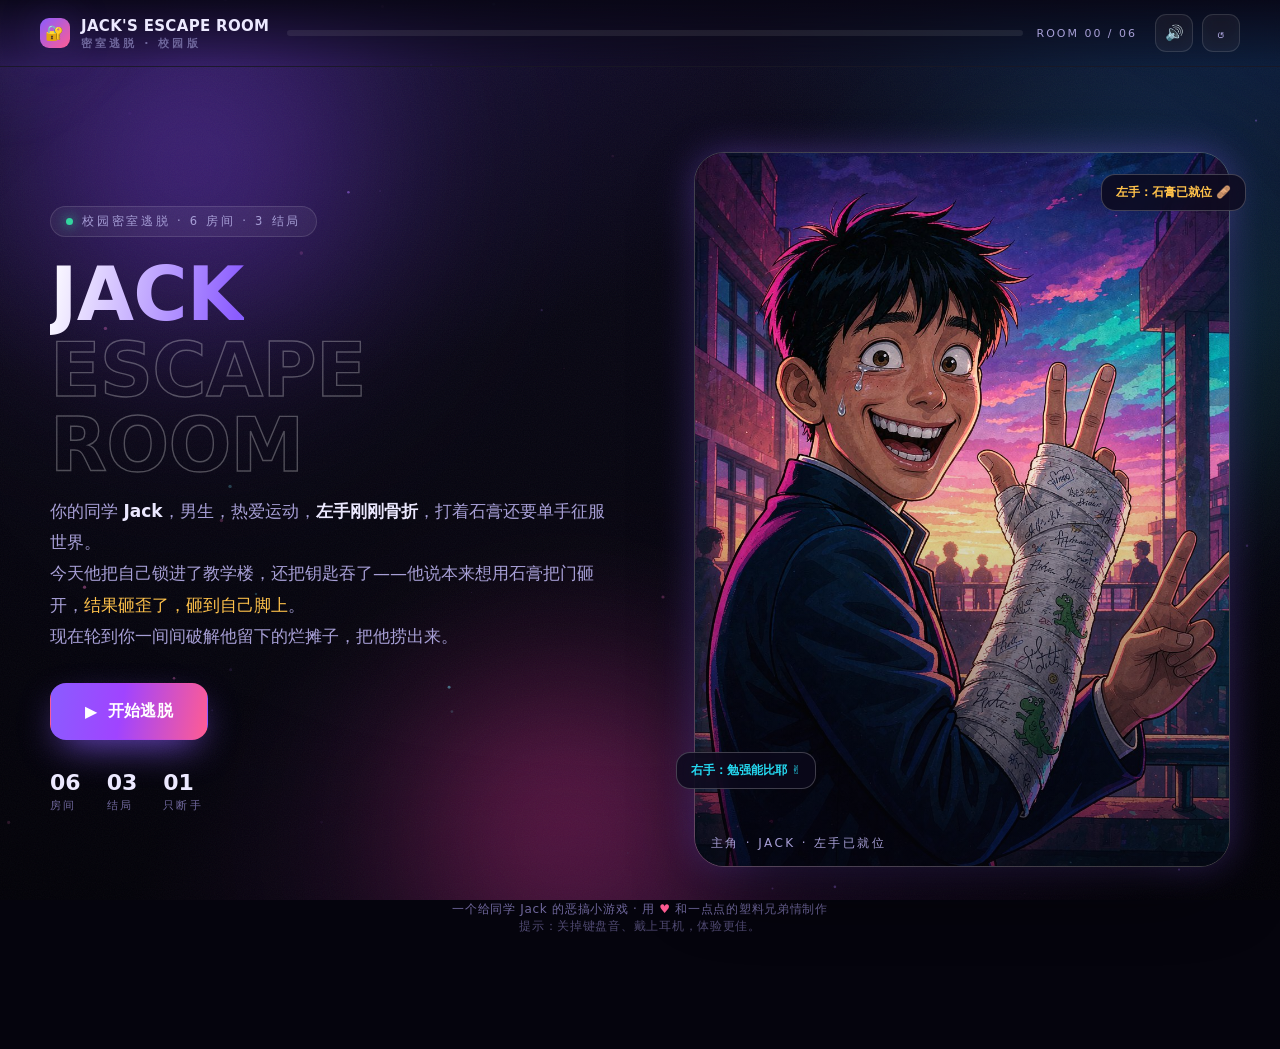
<file: index.html>
<!DOCTYPE html>
<html lang="zh-CN">
<head>
<meta charset="UTF-8">
<meta name="viewport" content="width=device-width, initial-scale=1.0">
<title>JACK'S ESCAPE ROOM · 密室逃脱</title>
<meta name="description" content="一个关于同学 Jack 的校园密室逃脱小游戏。">
<link rel="stylesheet" href="assets/css/style.css">
<style>.veil{position:fixed;inset:0;z-index:9999;display:grid;place-items:center;background:#06050e}</style>
</head>
<body data-base="">

<div class="bg-wrap"><div class="blob b1"></div><div class="blob b2"></div><div class="blob b3"></div></div>
<canvas id="stars"></canvas>
<div class="grain"></div>
<div class="vignette"></div>
<div class="cursor-glow"></div>

<div class="veil" id="veil">
  <div class="veil-inner">
    <div class="veil-ring"></div>
    <div class="veil-text">LOADING</div>
    <div class="veil-sub">JACK'S ESCAPE ROOM</div>
  </div>
</div>

<header class="topbar">
  <div class="brand">
    <div class="mark">🔐</div>
    <div><b>JACK'S ESCAPE ROOM</b><span>密室逃脱 · 校园版</span></div>
  </div>
  <div class="progress">
    <div class="progress-track"><div class="progress-fill" id="progressFill"></div></div>
    <div class="progress-label" id="progressLabel">ROOM 00 / 06</div>
  </div>
  <div class="tools">
    <button class="icon-btn" id="soundBtn" title="音效开关">🔊</button>
    <button class="icon-btn" id="resetBtn" title="清空进度">↺</button>
  </div>
</header>

<main class="wrap stage">
  <section class="hero">
    <div class="hero-copy">
      <span class="chip"><span class="dot"></span>校园密室逃脱 · 6 房间 · 3 结局</span>
      <h1 class="title"><span class="grad">JACK</span><span class="stroke">ESCAPE ROOM</span></h1>
      <p class="lede">
        你的同学 <b>Jack</b>，男生，热爱运动，<b>左手刚刚骨折</b>，打着石膏还要单手征服世界。<br>
        今天他把自己锁进了教学楼，还把钥匙吞了——他说本来想用石膏把门砸开，<span class="roast">结果砸歪了，砸到自己脚上</span>。<br>
        现在轮到你一间间破解他留下的烂摊子，把他捞出来。
      </p>
      <div class="hero-cta">
        <button class="btn primary lg" id="startBtn" data-nav="room1.html" data-nav-label="ROOM 01">
          <span class="ic">▶</span> 开始逃脱
        </button>
        <button class="btn ghost lg hidden" id="continueBtn" data-nav="room1.html" data-nav-label="继续">
          <span class="ic">↻</span> 继续上次
        </button>
      </div>
      <div class="hero-meta">
        <div class="m"><b>06</b><span>房间</span></div>
        <div class="m"><b>03</b><span>结局</span></div>
        <div class="m"><b>01</b><span>只断手</span></div>
        <div class="m"><b id="continueInfo" style="font-size:12px;font-weight:600;color:var(--ink-soft)"></b></div>
      </div>
    </div>

    <div class="hero-art">
      <div class="frame">
        <img src="assets/img/hero.jpg" alt="Jack 举着打石膏的左手">
        <div class="tag">主角 · JACK · 左手已就位</div>
      </div>
      <div class="float-badge a">左手：石膏已就位 🩹</div>
      <div class="float-badge b">右手：勉强能比耶 ✌</div>
    </div>
  </section>

  <footer class="foot">
    一个给同学 Jack 的恶搞小游戏 · 用 <span class="heart">♥</span> 和一点点的塑料兄弟情制作<br>
    <span style="opacity:.7">提示：关掉键盘音、戴上耳机，体验更佳。</span>
  </footer>
</main>

<script src="assets/js/game.js"></script>
</body>
</html>
</file>
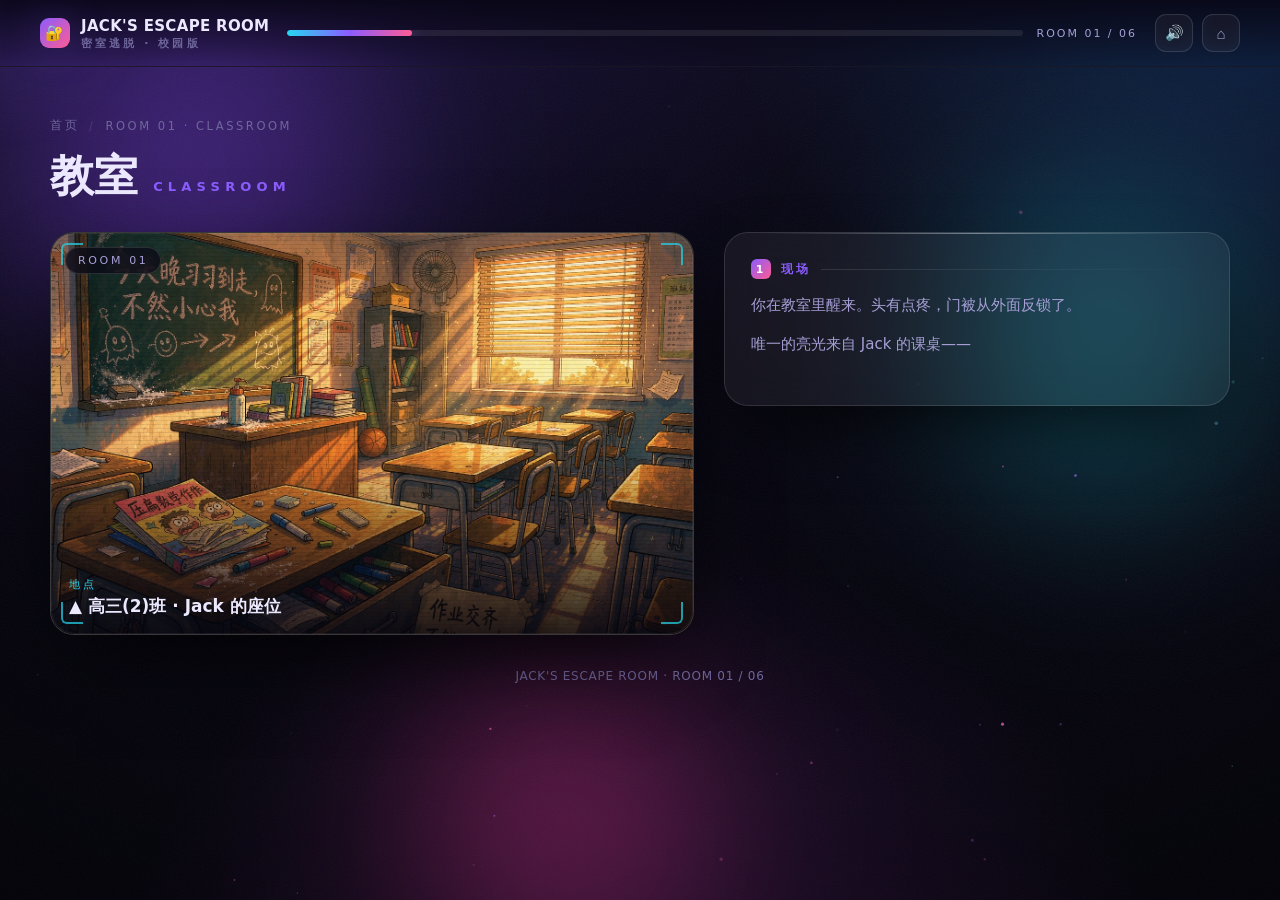
<file: room1.html>
<!DOCTYPE html>
<html lang="zh-CN">
<head>
<meta charset="UTF-8">
<meta name="viewport" content="width=device-width, initial-scale=1.0">
<title>ROOM 01 · 教室 | JACK'S ESCAPE ROOM</title>
<link rel="stylesheet" href="assets/css/style.css">
<style>.veil{position:fixed;inset:0;z-index:9999;display:grid;place-items:center;background:#06050e}</style>
</head>
<body data-base="">

<div class="bg-wrap"><div class="blob b1"></div><div class="blob b2"></div><div class="blob b3"></div></div>
<canvas id="stars"></canvas>
<div class="grain"></div><div class="vignette"></div><div class="cursor-glow"></div>

<div class="veil" id="veil"><div class="veil-inner"><div class="veil-ring"></div><div class="veil-text">LOADING</div><div class="veil-sub">ROOM 01 · CLASSROOM</div></div></div>

<header class="topbar">
  <div class="brand"><div class="mark">🔐</div><div><b>JACK'S ESCAPE ROOM</b><span>密室逃脱 · 校园版</span></div></div>
  <div class="progress"><div class="progress-track"><div class="progress-fill" id="progressFill"></div></div><div class="progress-label" id="progressLabel">ROOM 01 / 06</div></div>
  <div class="tools"><button class="icon-btn" id="soundBtn" title="音效开关">🔊</button><button class="icon-btn" data-nav="index.html" data-nav-label="返回首页" title="返回首页">⌂</button></div>
</header>

<main class="wrap stage">
  <div class="room-head">
    <div class="crumb"><a data-nav="index.html" data-nav-label="返回首页">首页</a><span class="sep">/</span><span>ROOM 01 · CLASSROOM</span></div>
    <div class="room-title"><h2 id="roomName">教室</h2><span class="en" id="roomEn">CLASSROOM</span></div>
  </div>

  <div class="room-grid">
    <div class="scene">
      <img src="assets/img/room1.jpg" alt="高三(2)班教室">
      <div class="scan"></div><div class="glowline"></div>
      <span class="corner tl"></span><span class="corner tr"></span><span class="corner bl"></span><span class="corner br"></span>
      <div class="scene-tag" id="sceneTag">ROOM 01</div>
      <div class="scene-cap"><div class="k">地点</div><div class="v">▲ 高三(2)班 · Jack 的座位</div></div>
    </div>

    <div class="panel">
      <div class="block">
        <div class="block-h"><span class="n">1</span>现场</div>
        <div class="story" id="story"></div>
      </div>

      <div class="block reveal hidden" id="clueBlock">
        <div class="block-h"><span class="n">2</span>线索</div>
        <div class="clue" id="clueBody"></div>
      </div>

      <div class="block reveal hidden" id="puzzleBlock">
        <div class="block-h"><span class="n">3</span><span id="puzzleLabel">抽屉密码锁</span></div>
        <div class="puzzle">
          <div class="code-row" id="codeRow"></div>
          <div class="puzzle-actions">
            <button class="btn primary" id="checkBtn"><span class="ic">🔓</span> 开锁</button>
            <button class="btn ghost" id="hintBtn"><span class="ic">💡</span> 提示</button>
          </div>
          <div class="feedback" id="feedback"></div>
          <div class="hint-box hidden" id="hintBox"></div>
        </div>
      </div>

      <div class="block reveal hidden" id="solvedBlock">
        <div class="solved-banner"><div class="ok-ic">✓</div><div><b>「咔哒」——抽屉开了</b><span>里面是通往下一间的钥匙。</span></div></div>
      </div>

      <div class="block reveal hidden" id="choiceBlock">
        <div class="block-h"><span class="n">?</span>抉择</div>
        <div class="choice-q" id="choiceQ"></div>
        <div class="choice-list" id="choiceList"></div>
        <div class="choice-note hidden" id="choiceNote"></div>
      </div>

      <div class="block reveal hidden" id="continueBlock">
        <div class="puzzle-actions">
          <button class="btn cyan lg" id="continueBtn"><span id="continueLabel">前往下一间</span><span class="ic">→</span></button>
        </div>
      </div>
    </div>
  </div>

  <footer class="foot">JACK'S ESCAPE ROOM · ROOM 01 / 06</footer>
</main>

<script>
window.ROOM = {
  id: 1, name: '教室', en: 'CLASSROOM', tag: 'ROOM 01',
  intro: [
    '你在教室里醒来。头有点疼，门被从外面反锁了。',
    '唯一的亮光来自 Jack 的课桌——那盏小台灯还开着，像是在特意等你。',
    '黑板旁边的墙上，贴着一张便签，字歪歪扭扭，一看就是[b]右手写的[/b]——[j]毕竟他左手刚从单杠上飞出去[/j]。'
  ],
  clueTitle: '黑板旁的便签',
  clueHtml: '便签上写着：<br>「兄弟们，我左手断了，只能用右手写字，所以我把密码写得很简单——<b>我骨折的那一天，月 + 日（共四位）</b>。那天我在单杠上完成了人生第一次前空翻，<b>差一点</b>。」<br><br>旁边的班级日历上，<span class="pin">3 月 15 日</span>被红笔重重圈着，旁边一行小字：<span class="num">体育节 · Jack 的滑铁卢</span>。',
  puzzle: {
    length: 4, answer: '0315', accepts: ['315', '3.15'], label: '课桌抽屉密码锁',
    hint: '就是日历上被红笔圈住的那一天——月份补成两位数字再连上日期。', placeholder: '四位数字'
  },
  choice: {
    q: '抽屉里还躺着一支马克笔，笔帽上写着「Jack 的石膏签名专用」。你打算怎么处理它？',
    options: [
      { label: '收进兜里，出去还给他', bro: 1, note: '你把马克笔收好了。Jack 会记得这份人情。（仗义值 +1）' },
      { label: '随手扔进废纸篓', bro: 0, note: '马克笔「啪」地掉进纸篓。以后他大概只能用水笔签名了。（仗义值 +0）' }
    ]
  },
  next: 'room2.html', nextLabel: '前往 ROOM 02 · 化学实验室', nextEn: 'ROOM 02'
};
</script>
<script src="assets/js/game.js"></script>
</body>
</html>
</file>
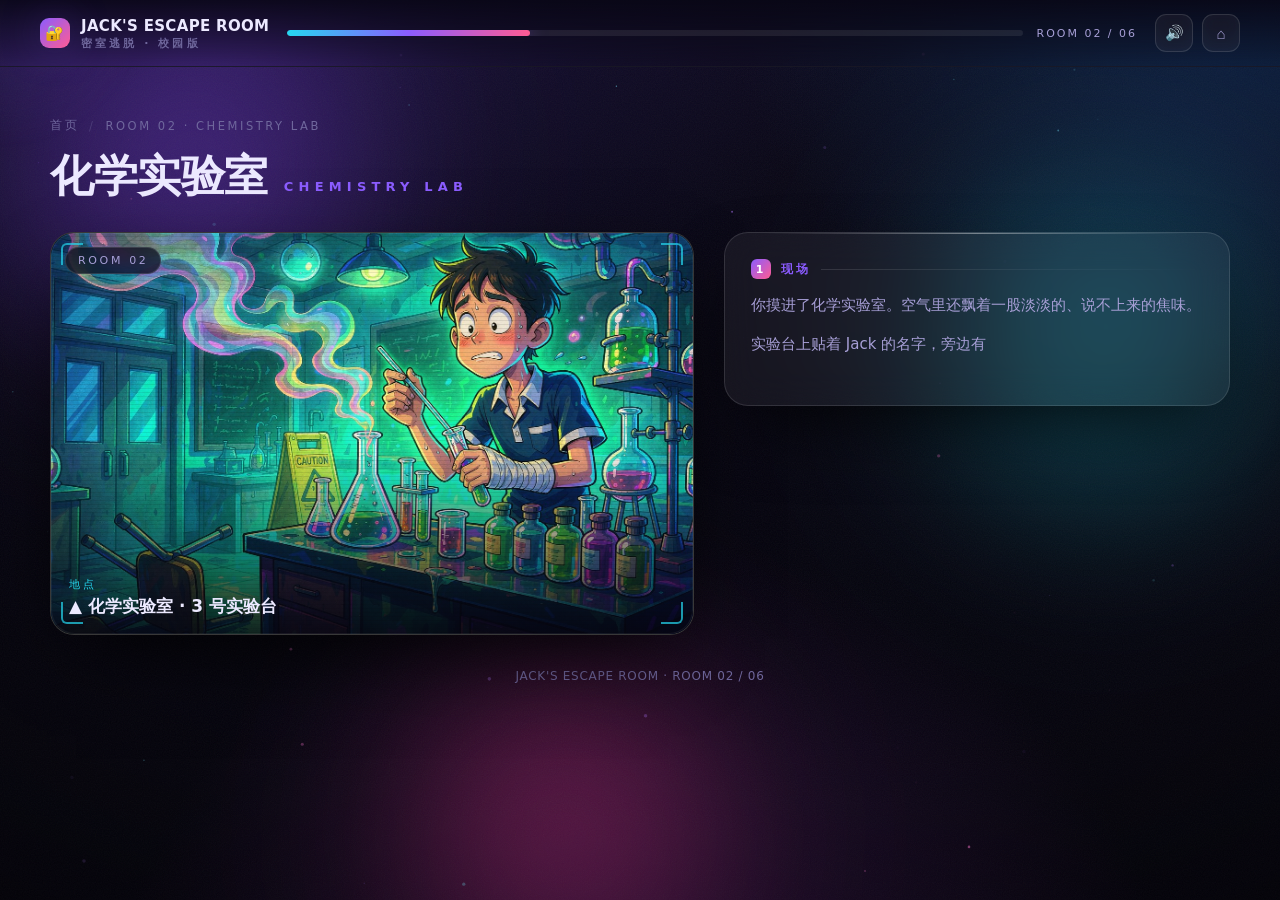
<file: room2.html>
<!DOCTYPE html>
<html lang="zh-CN">
<head>
<meta charset="UTF-8">
<meta name="viewport" content="width=device-width, initial-scale=1.0">
<title>ROOM 02 · 化学实验室 | JACK'S ESCAPE ROOM</title>
<link rel="stylesheet" href="assets/css/style.css">
<style>.veil{position:fixed;inset:0;z-index:9999;display:grid;place-items:center;background:#06050e}</style>
</head>
<body data-base="">

<div class="bg-wrap"><div class="blob b1"></div><div class="blob b2"></div><div class="blob b3"></div></div>
<canvas id="stars"></canvas>
<div class="grain"></div><div class="vignette"></div><div class="cursor-glow"></div>

<div class="veil" id="veil"><div class="veil-inner"><div class="veil-ring"></div><div class="veil-text">LOADING</div><div class="veil-sub">ROOM 02 · CHEMISTRY LAB</div></div></div>

<header class="topbar">
  <div class="brand"><div class="mark">🔐</div><div><b>JACK'S ESCAPE ROOM</b><span>密室逃脱 · 校园版</span></div></div>
  <div class="progress"><div class="progress-track"><div class="progress-fill" id="progressFill"></div></div><div class="progress-label" id="progressLabel">ROOM 02 / 06</div></div>
  <div class="tools"><button class="icon-btn" id="soundBtn" title="音效开关">🔊</button><button class="icon-btn" data-nav="index.html" data-nav-label="返回首页" title="返回首页">⌂</button></div>
</header>

<main class="wrap stage">
  <div class="room-head">
    <div class="crumb"><a data-nav="index.html" data-nav-label="返回首页">首页</a><span class="sep">/</span><span>ROOM 02 · CHEMISTRY LAB</span></div>
    <div class="room-title"><h2 id="roomName">化学实验室</h2><span class="en" id="roomEn">CHEMISTRY LAB</span></div>
  </div>

  <div class="room-grid">
    <div class="scene">
      <img src="assets/img/room2.jpg" alt="化学实验室">
      <div class="scan"></div><div class="glowline"></div>
      <span class="corner tl"></span><span class="corner tr"></span><span class="corner bl"></span><span class="corner br"></span>
      <div class="scene-tag" id="sceneTag">ROOM 02</div>
      <div class="scene-cap"><div class="k">地点</div><div class="v">▲ 化学实验室 · 3 号实验台</div></div>
    </div>

    <div class="panel">
      <div class="block">
        <div class="block-h"><span class="n">1</span>现场</div>
        <div class="story" id="story"></div>
      </div>

      <div class="block reveal hidden" id="clueBlock">
        <div class="block-h"><span class="n">2</span>线索</div>
        <div class="clue" id="clueBody"></div>
      </div>

      <div class="block reveal hidden" id="puzzleBlock">
        <div class="block-h"><span class="n">3</span><span id="puzzleLabel">柜门密码锁</span></div>
        <div class="puzzle">
          <div class="code-row" id="codeRow"></div>
          <div class="puzzle-actions">
            <button class="btn primary" id="checkBtn"><span class="ic">🔓</span> 开锁</button>
            <button class="btn ghost" id="hintBtn"><span class="ic">💡</span> 提示</button>
          </div>
          <div class="feedback" id="feedback"></div>
          <div class="hint-box hidden" id="hintBox"></div>
        </div>
      </div>

      <div class="block reveal hidden" id="solvedBlock">
        <div class="solved-banner"><div class="ok-ic">✓</div><div><b>药品柜应声弹开</b><span>一小股不明烟雾冒了出来，还好只是空气清新剂。</span></div></div>
      </div>

      <div class="block reveal hidden" id="choiceBlock">
        <div class="block-h"><span class="n">?</span>抉择</div>
        <div class="choice-q" id="choiceQ"></div>
        <div class="choice-list" id="choiceList"></div>
        <div class="choice-note hidden" id="choiceNote"></div>
      </div>

      <div class="block reveal hidden" id="continueBlock">
        <div class="puzzle-actions">
          <button class="btn cyan lg" id="continueBtn"><span id="continueLabel">前往下一间</span><span class="ic">→</span></button>
        </div>
      </div>
    </div>
  </div>

  <footer class="foot">JACK'S ESCAPE ROOM · ROOM 02 / 06</footer>
</main>

<script>
window.ROOM = {
  id: 2, name: '化学实验室', en: 'CHEMISTRY LAB', tag: 'ROOM 02',
  intro: [
    '你摸进了化学实验室。空气里还飘着一股淡淡的、说不上来的焦味。',
    '实验台上贴着 Jack 的名字，旁边有一张被烧出小洞的便条：「单手操作，问题不大。」',
    '[j]问题很大。[/j]你心想。'
  ],
  clueTitle: '实验台上的三瓶试剂',
  clueHtml: '实验台上整齐排着三瓶试剂，标签上各写着一个数字：<br><br>🔴 <b>红瓶</b> —— <span class="num">6</span>　　🔵 <b>蓝瓶</b> —— <span class="num">9</span>　　🟢 <b>绿瓶</b> —— <span class="num">2</span><br><br>柜门上贴着一张字条：「<b>把这三个数字从小到大连起来</b>，就是密码。」',
  puzzle: {
    length: 3, answer: '269', accepts: ['2 6 9'], label: '药品柜密码锁',
    hint: '6、9、2 三个数字，从小到大排一排。', placeholder: '三位数字'
  },
  choice: {
    q: '柜子里压着一份 Jack 的实验报告，老师的评语是：「单手操作，勇气可嘉，危险系数 ☆☆☆☆☆」。你要？',
    options: [
      { label: '拍照存证，出去帮他向老师求情', bro: 1, note: '你留了证据。至少他能少挨一顿批评。（仗义值 +1）' },
      { label: '揉成一团扔进垃圾桶', bro: 0, note: '报告进了垃圾桶。老师会找他「聊聊」的。（仗义值 +0）' }
    ]
  },
  next: 'room3.html', nextLabel: '前往 ROOM 03 · 图书馆', nextEn: 'ROOM 03'
};
</script>
<script src="assets/js/game.js"></script>
</body>
</html>
</file>
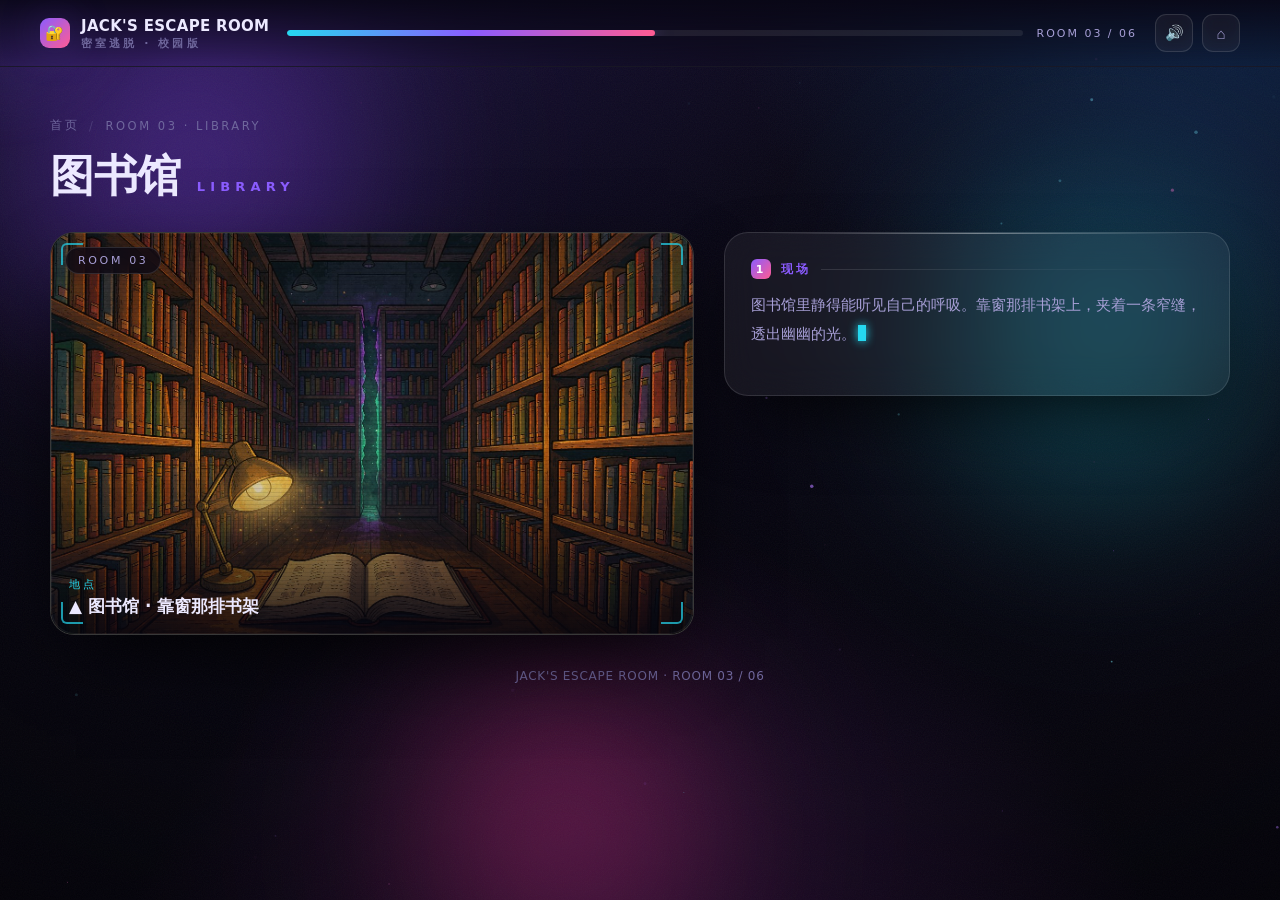
<file: room3.html>
<!DOCTYPE html>
<html lang="zh-CN">
<head>
<meta charset="UTF-8">
<meta name="viewport" content="width=device-width, initial-scale=1.0">
<title>ROOM 03 · 图书馆 | JACK'S ESCAPE ROOM</title>
<link rel="stylesheet" href="assets/css/style.css">
<style>.veil{position:fixed;inset:0;z-index:9999;display:grid;place-items:center;background:#06050e}</style>
</head>
<body data-base="">

<div class="bg-wrap"><div class="blob b1"></div><div class="blob b2"></div><div class="blob b3"></div></div>
<canvas id="stars"></canvas>
<div class="grain"></div><div class="vignette"></div><div class="cursor-glow"></div>

<div class="veil" id="veil"><div class="veil-inner"><div class="veil-ring"></div><div class="veil-text">LOADING</div><div class="veil-sub">ROOM 03 · LIBRARY</div></div></div>

<header class="topbar">
  <div class="brand"><div class="mark">🔐</div><div><b>JACK'S ESCAPE ROOM</b><span>密室逃脱 · 校园版</span></div></div>
  <div class="progress"><div class="progress-track"><div class="progress-fill" id="progressFill"></div></div><div class="progress-label" id="progressLabel">ROOM 03 / 06</div></div>
  <div class="tools"><button class="icon-btn" id="soundBtn" title="音效开关">🔊</button><button class="icon-btn" data-nav="index.html" data-nav-label="返回首页" title="返回首页">⌂</button></div>
</header>

<main class="wrap stage">
  <div class="room-head">
    <div class="crumb"><a data-nav="index.html" data-nav-label="返回首页">首页</a><span class="sep">/</span><span>ROOM 03 · LIBRARY</span></div>
    <div class="room-title"><h2 id="roomName">图书馆</h2><span class="en" id="roomEn">LIBRARY</span></div>
  </div>

  <div class="room-grid">
    <div class="scene">
      <img src="assets/img/room3.jpg" alt="图书馆">
      <div class="scan"></div><div class="glowline"></div>
      <span class="corner tl"></span><span class="corner tr"></span><span class="corner bl"></span><span class="corner br"></span>
      <div class="scene-tag" id="sceneTag">ROOM 03</div>
      <div class="scene-cap"><div class="k">地点</div><div class="v">▲ 图书馆 · 靠窗那排书架</div></div>
    </div>

    <div class="panel">
      <div class="block">
        <div class="block-h"><span class="n">1</span>现场</div>
        <div class="story" id="story"></div>
      </div>

      <div class="block reveal hidden" id="clueBlock">
        <div class="block-h"><span class="n">2</span>线索</div>
        <div class="clue" id="clueBody"></div>
      </div>

      <div class="block reveal hidden" id="puzzleBlock">
        <div class="block-h"><span class="n">3</span><span id="puzzleLabel">书架暗格密码</span></div>
        <div class="puzzle">
          <div class="code-row" id="codeRow"></div>
          <div class="puzzle-actions">
            <button class="btn primary" id="checkBtn"><span class="ic">🔓</span> 开锁</button>
            <button class="btn ghost" id="hintBtn"><span class="ic">💡</span> 提示</button>
          </div>
          <div class="feedback" id="feedback"></div>
          <div class="hint-box hidden" id="hintBox"></div>
        </div>
      </div>

      <div class="block reveal hidden" id="solvedBlock">
        <div class="solved-banner"><div class="ok-ic">✓</div><div><b>书架裂开一道暗格</b><span>里面塞着一张去天台的门禁卡。</span></div></div>
      </div>

      <div class="block reveal hidden" id="choiceBlock">
        <div class="block-h"><span class="n">?</span>抉择</div>
        <div class="choice-q" id="choiceQ"></div>
        <div class="choice-list" id="choiceList"></div>
        <div class="choice-note hidden" id="choiceNote"></div>
      </div>

      <div class="block reveal hidden" id="continueBlock">
        <div class="puzzle-actions">
          <button class="btn cyan lg" id="continueBtn"><span id="continueLabel">前往下一间</span><span class="ic">→</span></button>
        </div>
      </div>
    </div>
  </div>

  <footer class="foot">JACK'S ESCAPE ROOM · ROOM 03 / 06</footer>
</main>

<script>
window.ROOM = {
  id: 3, name: '图书馆', en: 'LIBRARY', tag: 'ROOM 03',
  intro: [
    '图书馆里静得能听见自己的呼吸。靠窗那排书架上，夹着一条窄缝，透出幽幽的光。',
    '书架前台摊着一本借阅登记簿，最后一页还留着 Jack 的名字。',
    '他借的书……[j]一本比一本离谱[/j]。'
  ],
  clueTitle: '借阅登记簿 + 书架标签',
  clueHtml: '书架上只留下了四本书，编号和书名如下：<br><br>' +
    '📕 <span class="num">007</span> 《单杠安全手册》<br>' +
    '📗 <span class="num">013</span> 《左手生活的一百种方式》<br>' +
    '📘 <span class="num">021</span> 《如何让石膏看起来更酷》<br>' +
    '📙 <span class="num">045</span> 《我如何用一只手考上清华》<br><br>' +
    '压着的纸条写着：「Jack 借过其中三本。<b>只有一本他从没翻开过</b>——因为那本书讲的是……<b>安全</b>。输入那本的编号。」',
  puzzle: {
    length: 3, answer: '007', accepts: ['7'], label: '书架暗格密码',
    hint: '哪本书是 Jack 绝对不会碰的？那本教人「注意安全」的。', placeholder: '三位数字'
  },
  next: 'room4.html', nextLabel: '前往 ROOM 04 · 体育馆', nextEn: 'ROOM 04'
};
</script>
<script src="assets/js/game.js"></script>
</body>
</html>
</file>
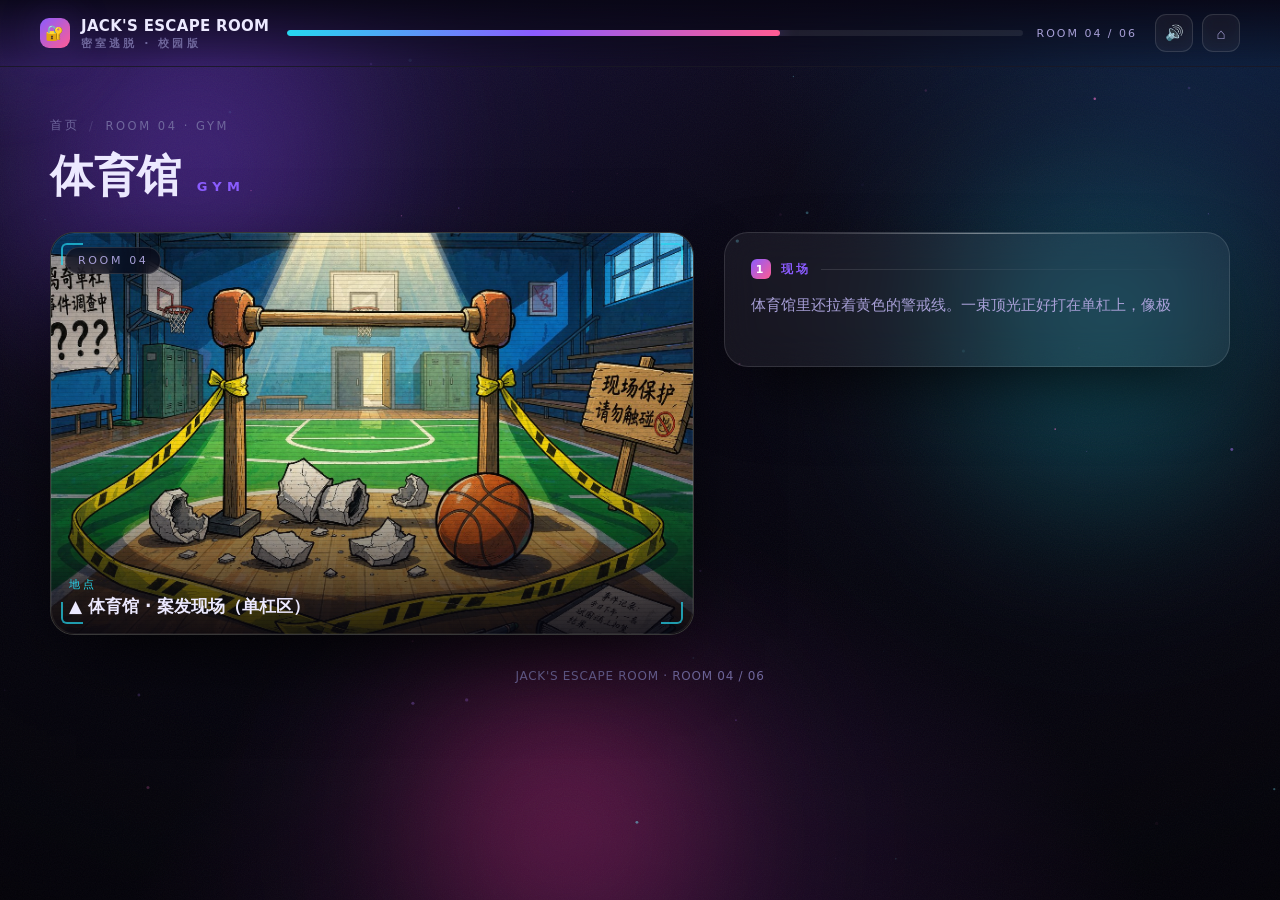
<file: room4.html>
<!DOCTYPE html>
<html lang="zh-CN">
<head>
<meta charset="UTF-8">
<meta name="viewport" content="width=device-width, initial-scale=1.0">
<title>ROOM 04 · 体育馆 | JACK'S ESCAPE ROOM</title>
<link rel="stylesheet" href="assets/css/style.css">
<style>.veil{position:fixed;inset:0;z-index:9999;display:grid;place-items:center;background:#06050e}</style>
</head>
<body data-base="">

<div class="bg-wrap"><div class="blob b1"></div><div class="blob b2"></div><div class="blob b3"></div></div>
<canvas id="stars"></canvas>
<div class="grain"></div><div class="vignette"></div><div class="cursor-glow"></div>

<div class="veil" id="veil"><div class="veil-inner"><div class="veil-ring"></div><div class="veil-text">LOADING</div><div class="veil-sub">ROOM 04 · GYM</div></div></div>

<header class="topbar">
  <div class="brand"><div class="mark">🔐</div><div><b>JACK'S ESCAPE ROOM</b><span>密室逃脱 · 校园版</span></div></div>
  <div class="progress"><div class="progress-track"><div class="progress-fill" id="progressFill"></div></div><div class="progress-label" id="progressLabel">ROOM 04 / 06</div></div>
  <div class="tools"><button class="icon-btn" id="soundBtn" title="音效开关">🔊</button><button class="icon-btn" data-nav="index.html" data-nav-label="返回首页" title="返回首页">⌂</button></div>
</header>

<main class="wrap stage">
  <div class="room-head">
    <div class="crumb"><a data-nav="index.html" data-nav-label="返回首页">首页</a><span class="sep">/</span><span>ROOM 04 · GYM</span></div>
    <div class="room-title"><h2 id="roomName">体育馆</h2><span class="en" id="roomEn">GYM</span></div>
  </div>

  <div class="room-grid">
    <div class="scene">
      <img src="assets/img/room4.jpg" alt="体育馆案发现场">
      <div class="scan"></div><div class="glowline"></div>
      <span class="corner tl"></span><span class="corner tr"></span><span class="corner bl"></span><span class="corner br"></span>
      <div class="scene-tag" id="sceneTag">ROOM 04</div>
      <div class="scene-cap"><div class="k">地点</div><div class="v">▲ 体育馆 · 案发现场（单杠区）</div></div>
    </div>

    <div class="panel">
      <div class="block">
        <div class="block-h"><span class="n">1</span>现场</div>
        <div class="story" id="story"></div>
      </div>

      <div class="block reveal hidden" id="clueBlock">
        <div class="block-h"><span class="n">2</span>线索</div>
        <div class="clue" id="clueBody"></div>
      </div>

      <div class="block reveal hidden" id="puzzleBlock">
        <div class="block-h"><span class="n">3</span><span id="puzzleLabel">器材室门禁</span></div>
        <div class="puzzle">
          <div class="code-row" id="codeRow"></div>
          <div class="puzzle-actions">
            <button class="btn primary" id="checkBtn"><span class="ic">🔓</span> 开锁</button>
            <button class="btn ghost" id="hintBtn"><span class="ic">💡</span> 提示</button>
          </div>
          <div class="feedback" id="feedback"></div>
          <div class="hint-box hidden" id="hintBox"></div>
        </div>
      </div>

      <div class="block reveal hidden" id="solvedBlock">
        <div class="solved-banner"><div class="ok-ic">✓</div><div><b>器材室的门开了</b><span>里面居然还放着 Jack 的另一只球鞋。</span></div></div>
      </div>

      <div class="block reveal hidden" id="choiceBlock">
        <div class="block-h"><span class="n">?</span>抉择</div>
        <div class="choice-q" id="choiceQ"></div>
        <div class="choice-list" id="choiceList"></div>
        <div class="choice-note hidden" id="choiceNote"></div>
      </div>

      <div class="block reveal hidden" id="continueBlock">
        <div class="puzzle-actions">
          <button class="btn cyan lg" id="continueBtn"><span id="continueLabel">前往下一间</span><span class="ic">→</span></button>
        </div>
      </div>
    </div>
  </div>

  <footer class="foot">JACK'S ESCAPE ROOM · ROOM 04 / 06</footer>
</main>

<script>
window.ROOM = {
  id: 4, name: '体育馆', en: 'GYM', tag: 'ROOM 04',
  intro: [
    '体育馆里还拉着黄色的警戒线。一束顶光正好打在单杠上，像极了案发现场。',
    '这里，就是 Jack 完成「人生第一次前空翻（差一点）」的地方。',
    '你低头看了看地板——[j]满地都是他石膏的碎片[/j]，还有一颗被压扁的篮球。'
  ],
  clueTitle: '案发现场的清点记录',
  clueHtml: '你蹲下来清点现场：<br><br>' +
    '🩹 <b>石膏碎片</b>：1 块、2 块、3 块、4 块、<b>5 块</b><br>' +
    '🏀 <b>篮球</b>：1 个（被砸得有点扁）<br>' +
    '👟 <b>球鞋</b>：2 只（一只在单杠上挂着）<br><br>' +
    '器材室门禁上贴着提示：「<b>先输石膏碎片数，再输篮球数</b>，两位连起来即可。」',
  puzzle: {
    length: 2, answer: '51', accepts: ['5 1'], label: '器材室门禁密码',
    hint: '碎片 5 块写在前面，篮球 1 个写在后面。', placeholder: '两位数字'
  },
  choice: {
    q: '单杠旁边捡到一张《意外事故登记表》，上面写着「学生 Jack 在练习前空翻时……」。你要？',
    options: [
      { label: '拍照存证，帮他证明当时没在瞎胡闹', bro: 1, note: '你留下了照片。Jack 的处分也许能撤销。（仗义值 +1）' },
      { label: '撕掉，就当他从没来过', bro: 0, note: '纸张碎片飘落在地，和石膏碎片混在一起。（仗义值 +0）' }
    ]
  },
  next: 'room5.html', nextLabel: '前往 ROOM 05 · 食堂', nextEn: 'ROOM 05'
};
</script>
<script src="assets/js/game.js"></script>
</body>
</html>
</file>
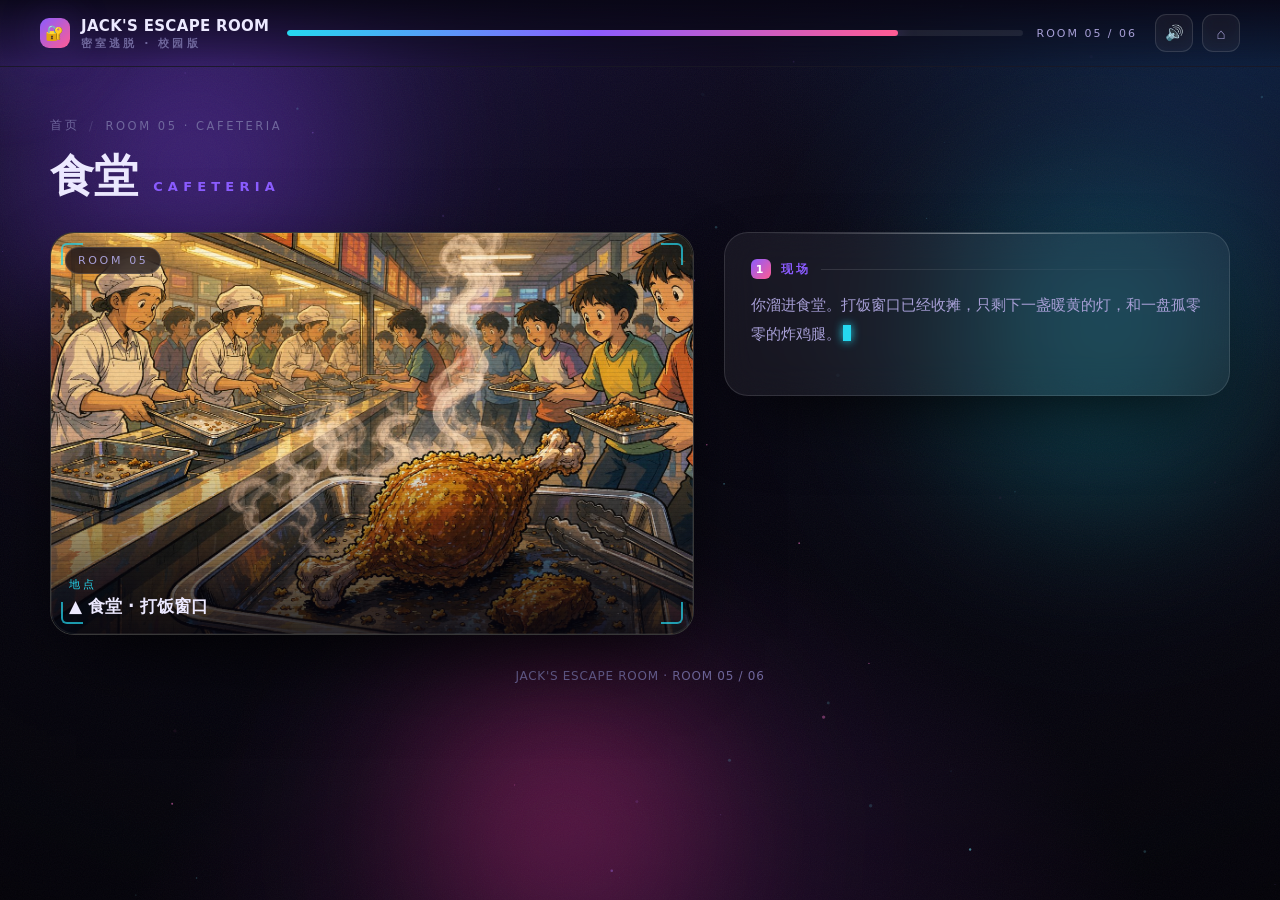
<file: room5.html>
<!DOCTYPE html>
<html lang="zh-CN">
<head>
<meta charset="UTF-8">
<meta name="viewport" content="width=device-width, initial-scale=1.0">
<title>ROOM 05 · 食堂 | JACK'S ESCAPE ROOM</title>
<link rel="stylesheet" href="assets/css/style.css">
<style>.veil{position:fixed;inset:0;z-index:9999;display:grid;place-items:center;background:#06050e}</style>
</head>
<body data-base="">

<div class="bg-wrap"><div class="blob b1"></div><div class="blob b2"></div><div class="blob b3"></div></div>
<canvas id="stars"></canvas>
<div class="grain"></div><div class="vignette"></div><div class="cursor-glow"></div>

<div class="veil" id="veil"><div class="veil-inner"><div class="veil-ring"></div><div class="veil-text">LOADING</div><div class="veil-sub">ROOM 05 · CAFETERIA</div></div></div>

<header class="topbar">
  <div class="brand"><div class="mark">🔐</div><div><b>JACK'S ESCAPE ROOM</b><span>密室逃脱 · 校园版</span></div></div>
  <div class="progress"><div class="progress-track"><div class="progress-fill" id="progressFill"></div></div><div class="progress-label" id="progressLabel">ROOM 05 / 06</div></div>
  <div class="tools"><button class="icon-btn" id="soundBtn" title="音效开关">🔊</button><button class="icon-btn" data-nav="index.html" data-nav-label="返回首页" title="返回首页">⌂</button></div>
</header>

<main class="wrap stage">
  <div class="room-head">
    <div class="crumb"><a data-nav="index.html" data-nav-label="返回首页">首页</a><span class="sep">/</span><span>ROOM 05 · CAFETERIA</span></div>
    <div class="room-title"><h2 id="roomName">食堂</h2><span class="en" id="roomEn">CAFETERIA</span></div>
  </div>

  <div class="room-grid">
    <div class="scene">
      <img src="assets/img/room5.jpg" alt="食堂打饭窗口">
      <div class="scan"></div><div class="glowline"></div>
      <span class="corner tl"></span><span class="corner tr"></span><span class="corner bl"></span><span class="corner br"></span>
      <div class="scene-tag" id="sceneTag">ROOM 05</div>
      <div class="scene-cap"><div class="k">地点</div><div class="v">▲ 食堂 · 打饭窗口</div></div>
    </div>

    <div class="panel">
      <div class="block">
        <div class="block-h"><span class="n">1</span>现场</div>
        <div class="story" id="story"></div>
      </div>

      <div class="block reveal hidden" id="clueBlock">
        <div class="block-h"><span class="n">2</span>线索</div>
        <div class="clue" id="clueBody"></div>
      </div>

      <div class="block reveal hidden" id="puzzleBlock">
        <div class="block-h"><span class="n">3</span><span id="puzzleLabel">餐费二维码</span></div>
        <div class="puzzle">
          <div class="code-row" id="codeRow"></div>
          <div class="puzzle-actions">
            <button class="btn primary" id="checkBtn"><span class="ic">🔓</span> 确认</button>
            <button class="btn ghost" id="hintBtn"><span class="ic">💡</span> 提示</button>
          </div>
          <div class="feedback" id="feedback"></div>
          <div class="hint-box hidden" id="hintBox"></div>
        </div>
      </div>

      <div class="block reveal hidden" id="solvedBlock">
        <div class="solved-banner"><div class="ok-ic">✓</div><div><b>金额正确，后厨的门开了</b><span>你顺着后厨的通道，找到一部通往天台的电梯。</span></div></div>
      </div>

      <div class="block reveal hidden" id="choiceBlock">
        <div class="block-h"><span class="n">?</span>抉择</div>
        <div class="choice-q" id="choiceQ"></div>
        <div class="choice-list" id="choiceList"></div>
        <div class="choice-note hidden" id="choiceNote"></div>
      </div>

      <div class="block reveal hidden" id="continueBlock">
        <div class="puzzle-actions">
          <button class="btn cyan lg" id="continueBtn"><span id="continueLabel">前往下一间</span><span class="ic">→</span></button>
        </div>
      </div>
    </div>
  </div>

  <footer class="foot">JACK'S ESCAPE ROOM · ROOM 05 / 06</footer>
</main>

<script>
window.ROOM = {
  id: 5, name: '食堂', en: 'CAFETERIA', tag: 'ROOM 05',
  intro: [
    '你溜进食堂。打饭窗口已经收摊，只剩下一盏暖黄的灯，和一盘孤零零的炸鸡腿。',
    '餐盘下压着 Jack 的餐票——[j]他说单手打饭是他的日常特训[/j]。',
    '要拿到后厨的通道，得先在点餐机上付清他「今天忘带饭卡」的那顿饭。'
  ],
  clueTitle: '今天的菜单 + Jack 的餐票',
  clueHtml: '窗口黑板上写着今日菜价：<br><br>' +
    '🍗 炸鸡腿 —— <span class="num">12</span> 元<br>' +
    '🍅 番茄炒蛋 —— <span class="num">6</span> 元<br>' +
    '🥣 紫菜蛋花汤 —— <span class="num">3</span> 元<br><br>' +
    'Jack 的餐票上写着：「<b>三样各来一份，谢谢阿姨。</b>」<br>点餐机提示：<b>输入这顿饭的总价</b>。',
  puzzle: {
    length: 2, answer: '21', accepts: ['21元', '21 元'], label: '点餐机金额',
    hint: '把 12、6、3 加起来就对了。', placeholder: '两位数字'
  },
  choice: {
    q: '窗口里还剩最后一份炸鸡腿，配菜牌上写着「留给我」。你要？',
    options: [
      { label: '留着，出去交给 Jack', bro: 1, note: '你把鸡腿打包好了。Jack 单手啃鸡腿的样子一定很好笑。（仗义值 +1）' },
      { label: '正好饿了，自己吃掉', bro: 0, note: '鸡腿很香。就是有点对不起 Jack。（仗义值 +0）' }
    ]
  },
  next: 'room6.html', nextLabel: '前往 ROOM 06 · 天台', nextEn: 'ROOM 06'
};
</script>
<script src="assets/js/game.js"></script>
</body>
</html>
</file>
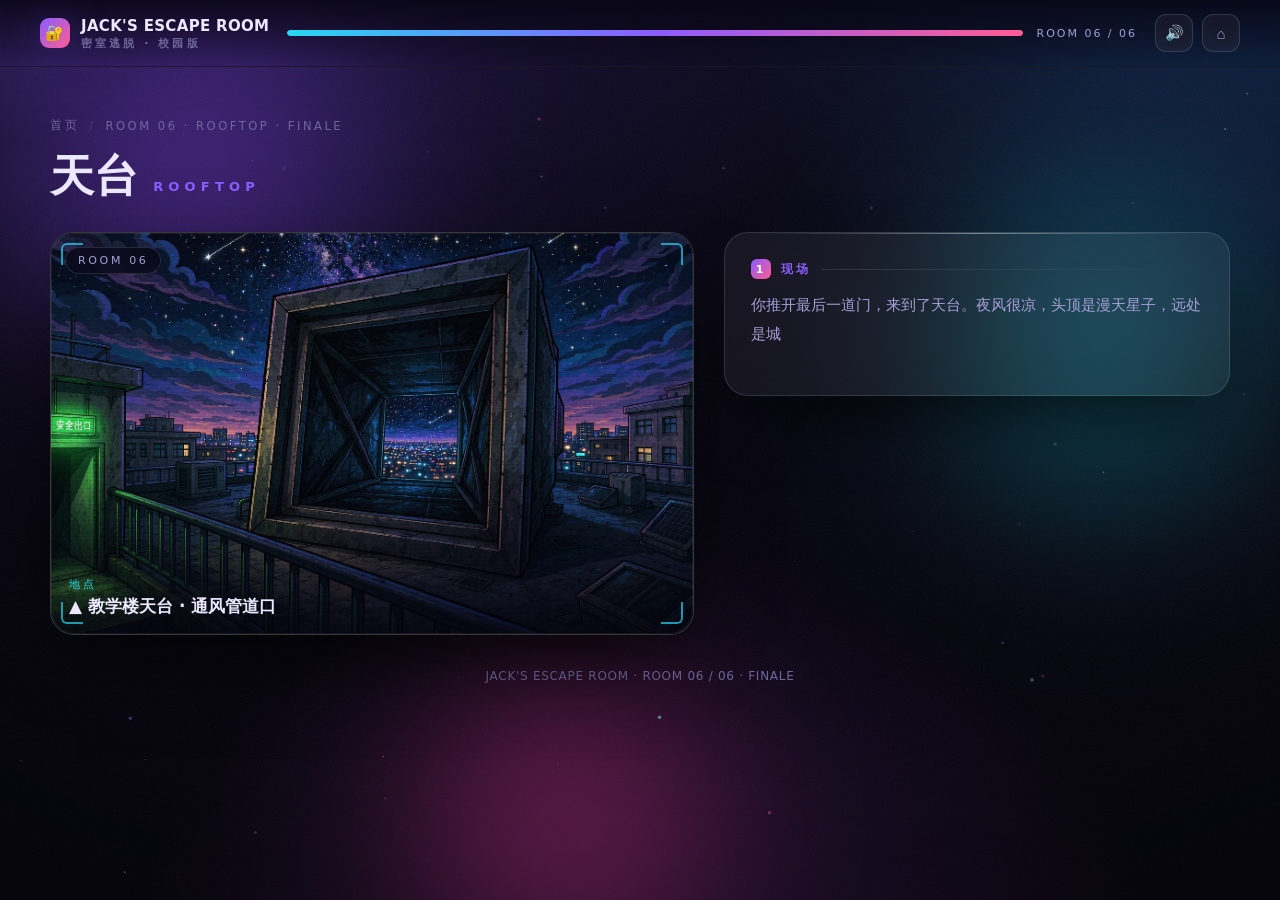
<file: room6.html>
<!DOCTYPE html>
<html lang="zh-CN">
<head>
<meta charset="UTF-8">
<meta name="viewport" content="width=device-width, initial-scale=1.0">
<title>ROOM 06 · 天台 | JACK'S ESCAPE ROOM</title>
<link rel="stylesheet" href="assets/css/style.css">
<style>.veil{position:fixed;inset:0;z-index:9999;display:grid;place-items:center;background:#06050e}</style>
</head>
<body data-base="">

<div class="bg-wrap"><div class="blob b1"></div><div class="blob b2"></div><div class="blob b3"></div></div>
<canvas id="stars"></canvas>
<div class="grain"></div><div class="vignette"></div><div class="cursor-glow"></div>

<div class="veil" id="veil"><div class="veil-inner"><div class="veil-ring"></div><div class="veil-text">LOADING</div><div class="veil-sub">ROOM 06 · ROOFTOP</div></div></div>

<header class="topbar">
  <div class="brand"><div class="mark">🔐</div><div><b>JACK'S ESCAPE ROOM</b><span>密室逃脱 · 校园版</span></div></div>
  <div class="progress"><div class="progress-track"><div class="progress-fill" id="progressFill"></div></div><div class="progress-label" id="progressLabel">ROOM 06 / 06</div></div>
  <div class="tools"><button class="icon-btn" id="soundBtn" title="音效开关">🔊</button><button class="icon-btn" data-nav="index.html" data-nav-label="返回首页" title="返回首页">⌂</button></div>
</header>

<main class="wrap stage">
  <div class="room-head">
    <div class="crumb"><a data-nav="index.html" data-nav-label="返回首页">首页</a><span class="sep">/</span><span>ROOM 06 · ROOFTOP · FINALE</span></div>
    <div class="room-title"><h2 id="roomName">天台</h2><span class="en" id="roomEn">ROOFTOP</span></div>
  </div>

  <div class="room-grid">
    <div class="scene">
      <img src="assets/img/room6.jpg" alt="夜晚的校园天台">
      <div class="scan"></div><div class="glowline"></div>
      <span class="corner tl"></span><span class="corner tr"></span><span class="corner bl"></span><span class="corner br"></span>
      <div class="scene-tag" id="sceneTag">ROOM 06</div>
      <div class="scene-cap"><div class="k">地点</div><div class="v">▲ 教学楼天台 · 通风管道口</div></div>
    </div>

    <div class="panel">
      <div class="block">
        <div class="block-h"><span class="n">1</span>现场</div>
        <div class="story" id="story"></div>
      </div>

      <div class="block reveal hidden" id="clueBlock">
        <div class="block-h"><span class="n">2</span>线索</div>
        <div class="clue" id="clueBody"></div>
      </div>

      <div class="block reveal hidden" id="puzzleBlock">
        <div class="block-h"><span class="n">3</span><span id="puzzleLabel">通风管密码</span></div>
        <div class="puzzle">
          <div class="code-row" id="codeRow"></div>
          <div class="puzzle-actions">
            <button class="btn primary" id="checkBtn"><span class="ic">🔓</span> 开锁</button>
            <button class="btn ghost" id="hintBtn"><span class="ic">💡</span> 提示</button>
          </div>
          <div class="feedback" id="feedback"></div>
          <div class="hint-box hidden" id="hintBox"></div>
        </div>
      </div>

      <div class="block reveal hidden" id="solvedBlock">
        <div class="solved-banner"><div class="ok-ic">✓</div><div><b>通风管的盖板弹开了！</b><span>外面是漫天的星和城市的灯火……但管道口有点窄。</span></div></div>
      </div>

      <div class="block reveal hidden" id="choiceBlock">
        <div class="block-h"><span class="n">!</span>最终抉择</div>
        <div class="choice-q" id="choiceQ"></div>
        <div class="choice-list" id="choiceList"></div>
        <div class="choice-note hidden" id="choiceNote"></div>
      </div>

      <div class="block reveal hidden" id="continueBlock">
        <div class="puzzle-actions">
          <button class="btn cyan lg" id="continueBtn"><span id="continueLabel">查看结局</span><span class="ic">→</span></button>
        </div>
      </div>
    </div>
  </div>

  <footer class="foot">JACK'S ESCAPE ROOM · ROOM 06 / 06 · FINALE</footer>
</main>

<script>
window.ROOM = {
  id: 6, name: '天台', en: 'ROOFTOP', tag: 'ROOM 06',
  intro: [
    '你推开最后一道门，来到了天台。夜风很凉，头顶是漫天星子，远处是城市的灯火。',
    '正中央立着一个巨大的通风管口，盖板上刻着一串密码。',
    '可你刚走近，就听见管道里传来一个熟悉的声音——',
    '[b]「别慌！是我！Jack！我把石膏卡住了！」[/b]',
    '[j]……果然是你。[/j]'
  ],
  clueTitle: '石膏上的签名',
  clueHtml: '你摸黑凑近通风管的盖板，上面刻着一行小字：<br><br>' +
    '「密码 = <b>我石膏上一共有几个签名</b>。」<br><br>' +
    '你想起全班一共 <span class="num">42</span> 人，Jack 挨个儿让大家在他石膏上签名留念——<b>除了他自己，一个人也没落下</b>（毕竟他也没法在自己左手石膏上写字）。',
  puzzle: {
    length: 2, answer: '41', accepts: ['41个'], label: '通风管盖板密码',
    hint: '全班 42 人，减去 Jack 自己这个「没法签」的。', placeholder: '两位数字'
  },
  choice: {
    q: '盖板弹开的瞬间，你看见 Jack 整个人卡在通风管里——因为他那只打满石膏的左手臂太宽了，正好卡住。他伸出右手，眼巴巴地看着你：「兄弟，拉我一把？」',
    options: [
      {
        label: '双手用力，把他从管道里拽出来', bro: 1,
        note: '你抓住了他唯一没打石膏的右手……',
        next: function () { var b = (window.JACK.getState().bro || 0); return 'end/' + (b >= 2 ? 'good' : 'middle') + '.html'; },
        nextLabel: '查看结局', nextEn: 'FINALE'
      },
      {
        label: '自己先钻出去，回头再想办法救他', bro: 0,
        note: '你先一步爬出了通风管，站在了夜空下。',
        next: 'end/middle.html', nextLabel: '查看结局', nextEn: 'FINALE'
      },
      {
        label: '反手把 Jack 塞回去，用石膏堵住管道（？）', bro: 0,
        note: '你……真的这么做了？',
        next: 'end/bad.html', nextLabel: '查看结局', nextEn: 'FINALE'
      }
    ]
  }
};
</script>
<script src="assets/js/game.js"></script>
</body>
</html>
</file>
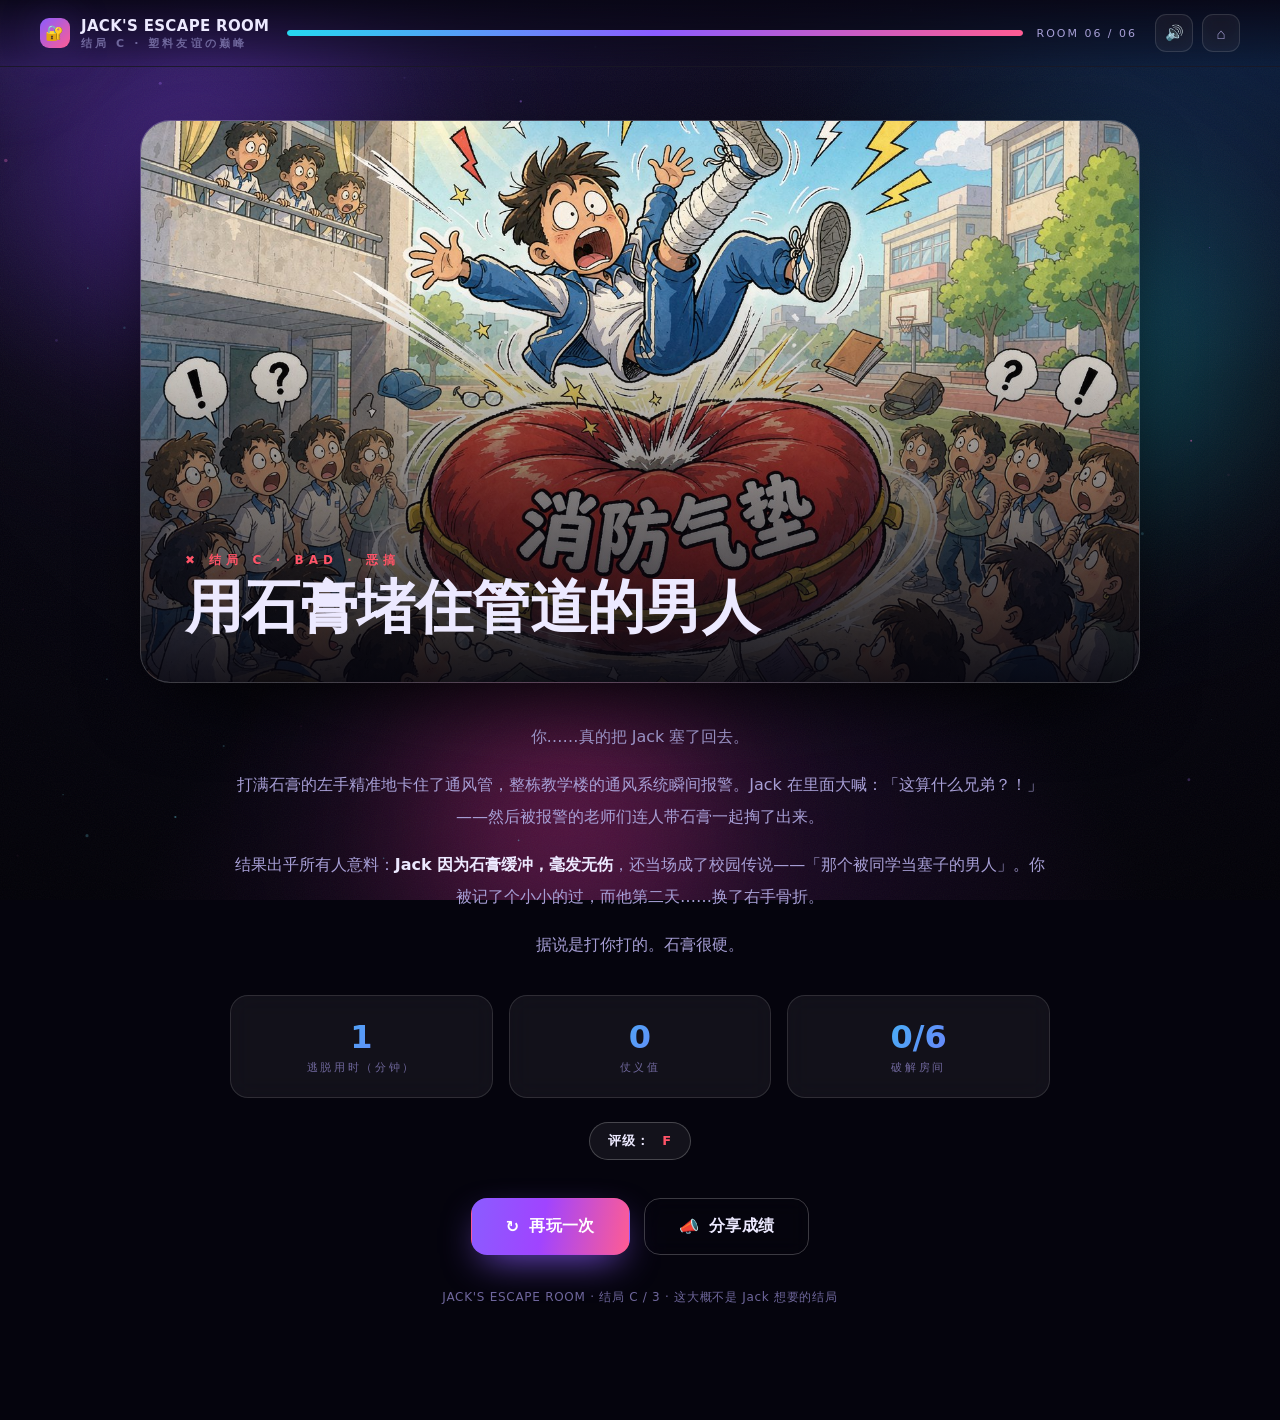
<file: end/bad.html>
<!DOCTYPE html>
<html lang="zh-CN">
<head>
<meta charset="UTF-8">
<meta name="viewport" content="width=device-width, initial-scale=1.0">
<title>结局 C · 校园传说 | JACK'S ESCAPE ROOM</title>
<link rel="stylesheet" href="../assets/css/style.css">
<style>.veil{position:fixed;inset:0;z-index:9999;display:grid;place-items:center;background:#06050e}</style>
</head>
<body data-base="../" class="end-kind-bad">

<div class="bg-wrap"><div class="blob b1"></div><div class="blob b2"></div><div class="blob b3"></div></div>
<canvas id="stars"></canvas>
<div class="grain"></div><div class="vignette"></div><div class="cursor-glow"></div>

<div class="veil" id="veil"><div class="veil-inner"><div class="veil-ring"></div><div class="veil-text">BAD ENDING</div><div class="veil-sub">FINALE C</div></div></div>

<header class="topbar">
  <div class="brand"><div class="mark">🔐</div><div><b>JACK'S ESCAPE ROOM</b><span>结局 C · 塑料友谊の巅峰</span></div></div>
  <div class="progress"><div class="progress-track"><div class="progress-fill" id="progressFill"></div></div><div class="progress-label" id="progressLabel">ROOM 06 / 06</div></div>
  <div class="tools"><button class="icon-btn" id="soundBtn" title="音效开关">🔊</button><button class="icon-btn" data-nav="../index.html" data-nav-label="返回首页" title="返回首页">⌂</button></div>
</header>

<main class="wrap ending">
  <div class="end-hero">
    <img src="../assets/img/end_bad.jpg" alt="Jack 掉在气垫上">
    <div class="veil-grad"></div>
    <div class="end-verdict">
      <div class="kind">✖ 结局 C · BAD · 恶搞</div>
      <h2>用石膏堵住管道的男人</h2>
    </div>
  </div>

  <div class="end-body">
    <p>你……真的把 Jack 塞了回去。</p>
    <p>打满石膏的左手精准地卡住了通风管，整栋教学楼的通风系统瞬间报警。Jack 在里面大喊：「这算什么兄弟？！」——然后被报警的老师们连人带石膏一起掏了出来。</p>
    <p>结果出乎所有人意料：<b>Jack 因为石膏缓冲，毫发无伤</b>，还当场成了校园传说——「那个被同学当塞子的男人」。你被记了个小小的过，而他第二天……换了右手骨折。</p>
    <p>据说是打你打的。石膏很硬。</p>
  </div>

  <div class="end-stats">
    <div class="stat"><b id="statTime">—</b><span>逃脱用时（分钟）</span></div>
    <div class="stat"><b id="statBro">0</b><span>仗义值</span></div>
    <div class="stat"><b id="statClue">0/6</b><span>破解房间</span></div>
  </div>

  <div class="center"><span class="rank-badge">评级：<b id="rankText" style="margin-left:4px;color:var(--red)">F</b></span></div>

  <div class="end-cta">
    <button class="btn primary lg" id="againBtn" data-nav="../index.html" data-nav-label="重新开始"><span class="ic">↻</span> 再玩一次</button>
    <button class="btn ghost lg" id="shareBtn"><span class="ic">📣</span> 分享成绩</button>
  </div>

  <footer class="foot">JACK'S ESCAPE ROOM · 结局 C / 3 · 这大概不是 Jack 想要的结局</footer>
</main>

<script>
window.ENDING = {
  kind: 'bad',
  share: '我在《JACK 的密室逃脱》里拿到了【用石膏堵住管道的男人】结局……Jack 对不起。'
};
</script>
<script src="../assets/js/game.js"></script>
</body>
</html>
</file>
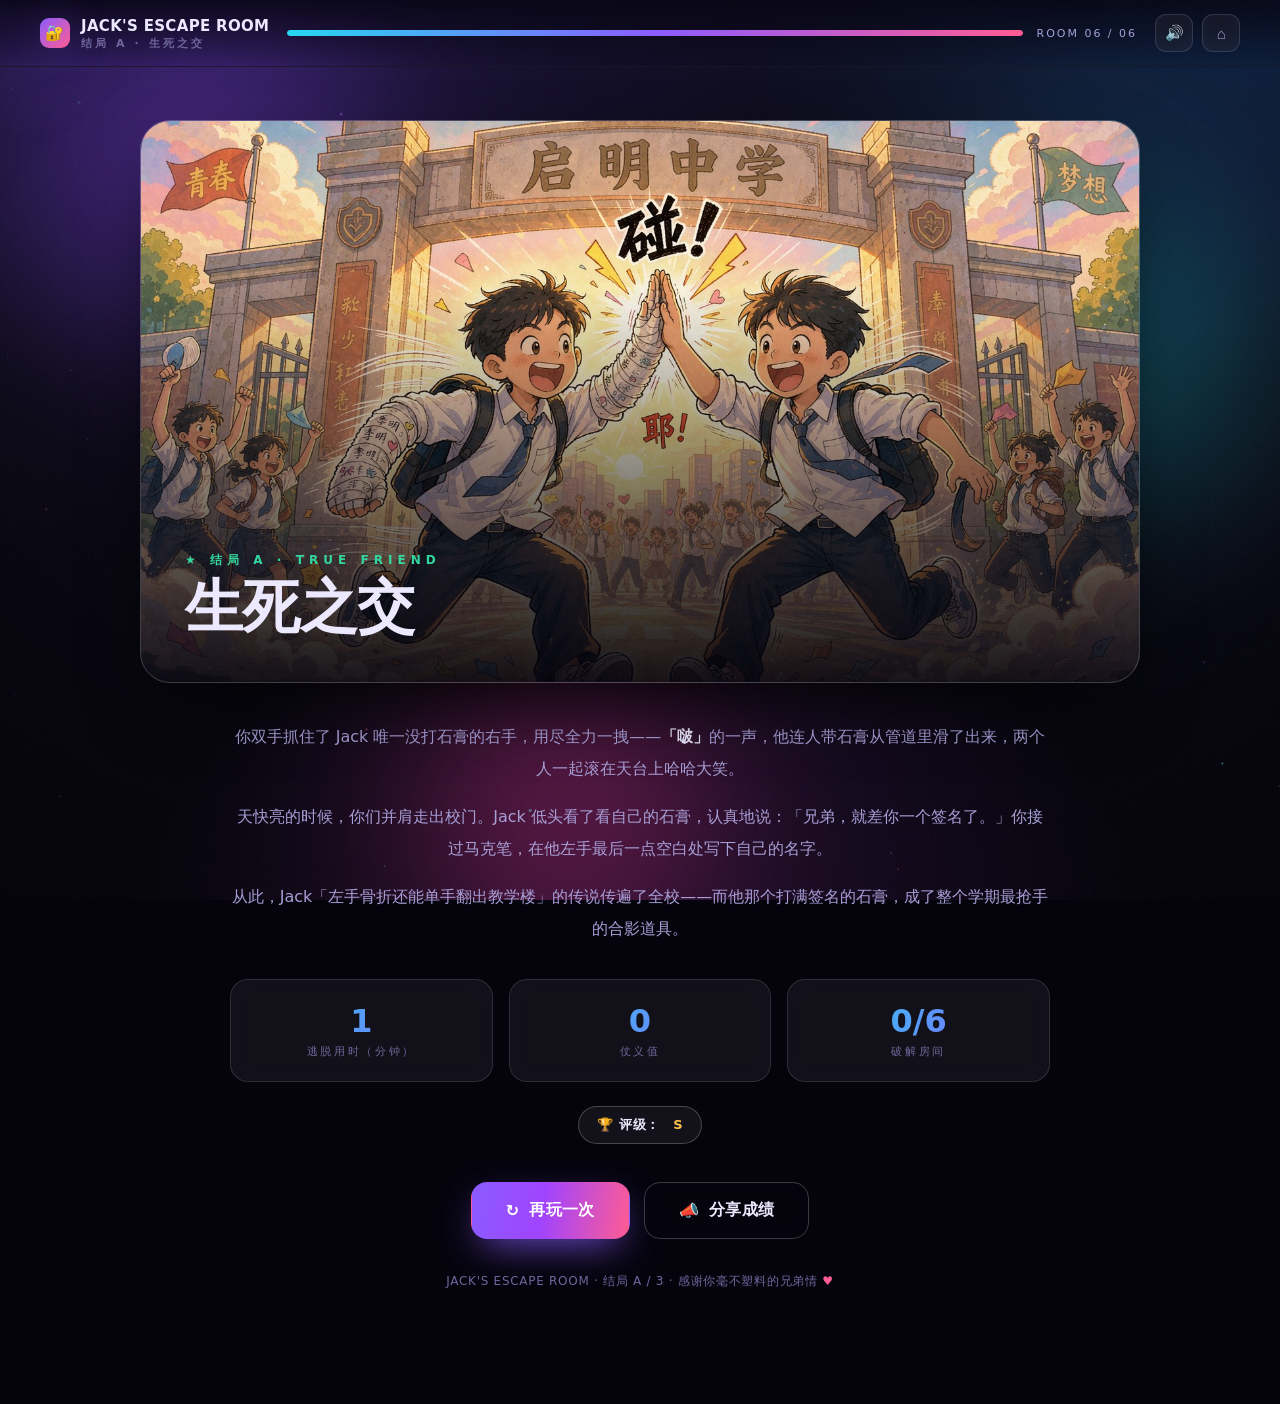
<file: end/good.html>
<!DOCTYPE html>
<html lang="zh-CN">
<head>
<meta charset="UTF-8">
<meta name="viewport" content="width=device-width, initial-scale=1.0">
<title>结局 A · 生死之交 | JACK'S ESCAPE ROOM</title>
<link rel="stylesheet" href="../assets/css/style.css">
<style>.veil{position:fixed;inset:0;z-index:9999;display:grid;place-items:center;background:#06050e}</style>
</head>
<body data-base="../" class="end-kind-good">

<div class="bg-wrap"><div class="blob b1"></div><div class="blob b2"></div><div class="blob b3"></div></div>
<canvas id="stars"></canvas>
<div class="grain"></div><div class="vignette"></div><div class="cursor-glow"></div>

<div class="veil" id="veil"><div class="veil-inner"><div class="veil-ring"></div><div class="veil-text">GOOD ENDING</div><div class="veil-sub">FINALE A</div></div></div>

<header class="topbar">
  <div class="brand"><div class="mark">🔐</div><div><b>JACK'S ESCAPE ROOM</b><span>结局 A · 生死之交</span></div></div>
  <div class="progress"><div class="progress-track"><div class="progress-fill" id="progressFill"></div></div><div class="progress-label" id="progressLabel">ROOM 06 / 06</div></div>
  <div class="tools"><button class="icon-btn" id="soundBtn" title="音效开关">🔊</button><button class="icon-btn" data-nav="../index.html" data-nav-label="返回首页" title="返回首页">⌂</button></div>
</header>

<main class="wrap ending">
  <div class="end-hero">
    <img src="../assets/img/end_good.jpg" alt="两个人冲出校门">
    <div class="veil-grad"></div>
    <div class="end-verdict">
      <div class="kind">★ 结局 A · TRUE FRIEND</div>
      <h2>生死之交</h2>
    </div>
  </div>

  <div class="end-body">
    <p>你双手抓住了 Jack 唯一没打石膏的右手，用尽全力一拽——<b>「啵」</b>的一声，他连人带石膏从管道里滑了出来，两个人一起滚在天台上哈哈大笑。</p>
    <p>天快亮的时候，你们并肩走出校门。Jack 低头看了看自己的石膏，认真地说：「兄弟，就差你一个签名了。」你接过马克笔，在他左手最后一点空白处写下自己的名字。</p>
    <p>从此，Jack「左手骨折还能单手翻出教学楼」的传说传遍了全校——而他那个打满签名的石膏，成了整个学期最抢手的合影道具。</p>
  </div>

  <div class="end-stats">
    <div class="stat"><b id="statTime">—</b><span>逃脱用时（分钟）</span></div>
    <div class="stat"><b id="statBro">0</b><span>仗义值</span></div>
    <div class="stat"><b id="statClue">0/6</b><span>破解房间</span></div>
  </div>

  <div class="center"><span class="rank-badge">🏆 评级：<b id="rankText" style="margin-left:4px;color:var(--amber)">S</b></span></div>

  <div class="end-cta">
    <button class="btn primary lg" id="againBtn" data-nav="../index.html" data-nav-label="重新开始"><span class="ic">↻</span> 再玩一次</button>
    <button class="btn ghost lg" id="shareBtn"><span class="ic">📣</span> 分享成绩</button>
  </div>

  <footer class="foot">JACK'S ESCAPE ROOM · 结局 A / 3 · 感谢你毫不塑料的兄弟情 <span class="heart">♥</span></footer>
</main>

<script>
window.ENDING = {
  kind: 'good',
  share: '我在《JACK 的密室逃脱》里拿到【生死之交】结局！Jack 的石膏上现在有我的签名。'
};
</script>
<script src="../assets/js/game.js"></script>
</body>
</html>
</file>
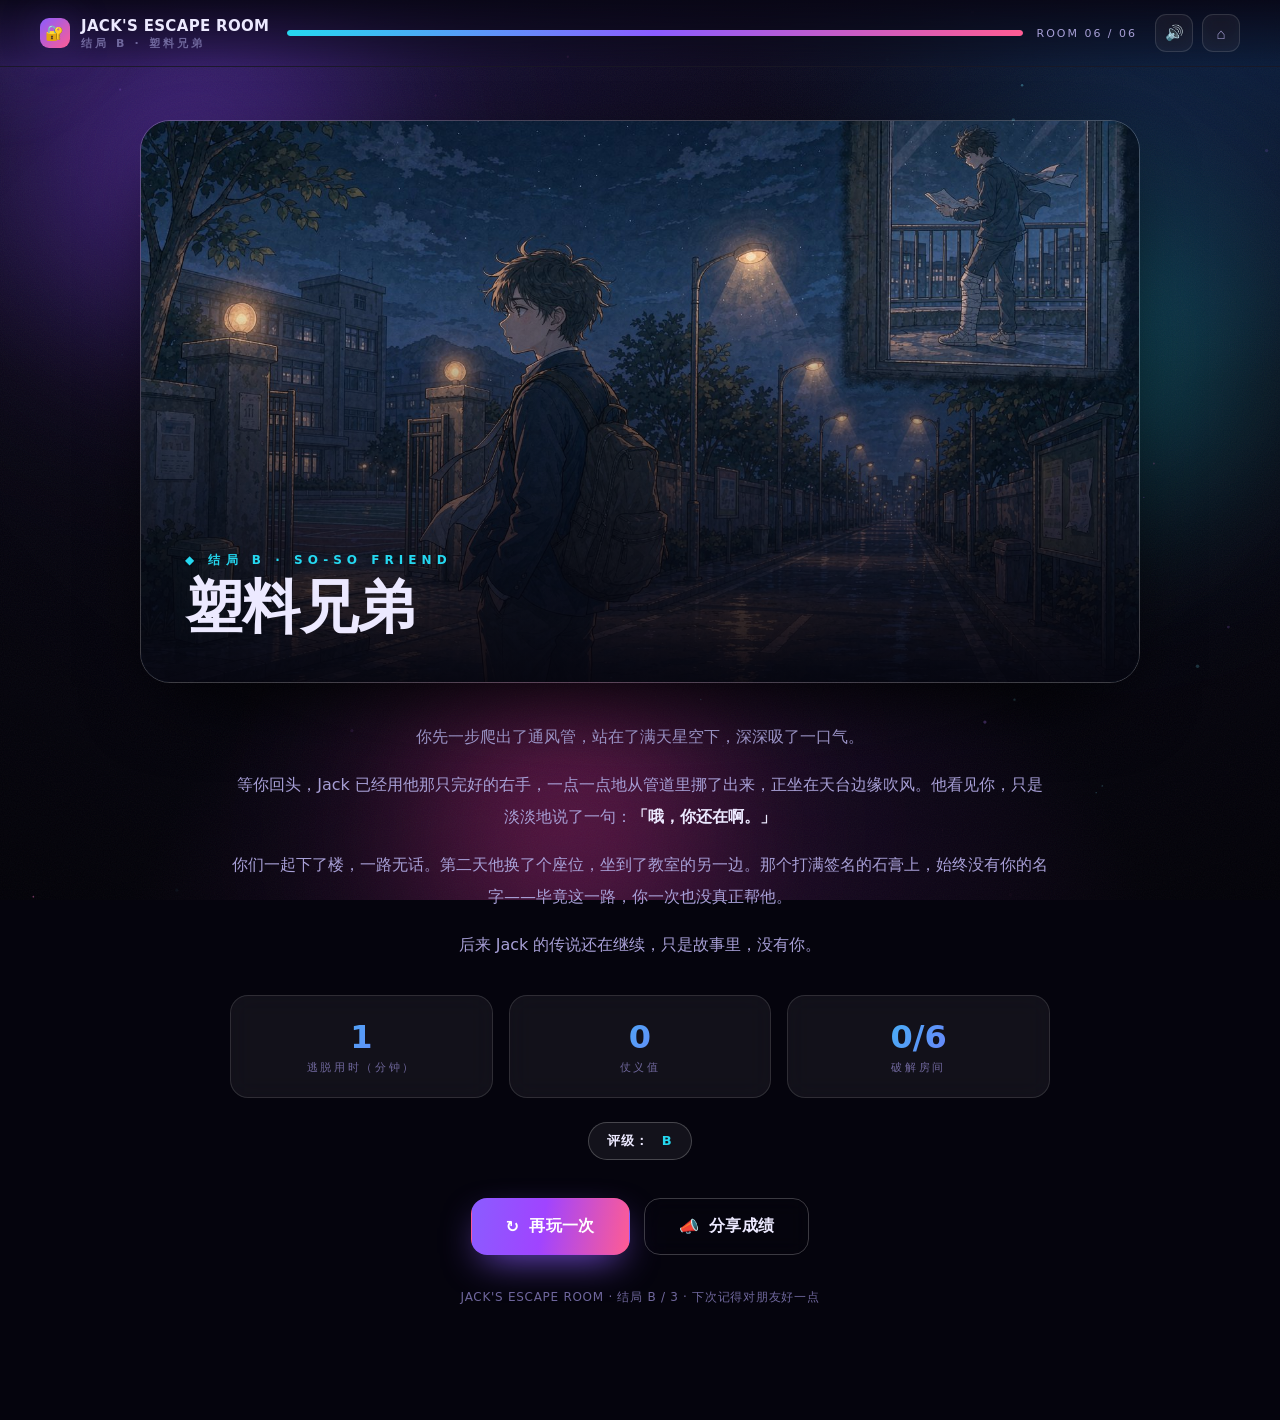
<file: end/middle.html>
<!DOCTYPE html>
<html lang="zh-CN">
<head>
<meta charset="UTF-8">
<meta name="viewport" content="width=device-width, initial-scale=1.0">
<title>结局 B · 塑料兄弟 | JACK'S ESCAPE ROOM</title>
<link rel="stylesheet" href="../assets/css/style.css">
<style>.veil{position:fixed;inset:0;z-index:9999;display:grid;place-items:center;background:#06050e}</style>
</head>
<body data-base="../" class="end-kind-middle">

<div class="bg-wrap"><div class="blob b1"></div><div class="blob b2"></div><div class="blob b3"></div></div>
<canvas id="stars"></canvas>
<div class="grain"></div><div class="vignette"></div><div class="cursor-glow"></div>

<div class="veil" id="veil"><div class="veil-inner"><div class="veil-ring"></div><div class="veil-text">ENDING</div><div class="veil-sub">FINALE B</div></div></div>

<header class="topbar">
  <div class="brand"><div class="mark">🔐</div><div><b>JACK'S ESCAPE ROOM</b><span>结局 B · 塑料兄弟</span></div></div>
  <div class="progress"><div class="progress-track"><div class="progress-fill" id="progressFill"></div></div><div class="progress-label" id="progressLabel">ROOM 06 / 06</div></div>
  <div class="tools"><button class="icon-btn" id="soundBtn" title="音效开关">🔊</button><button class="icon-btn" data-nav="../index.html" data-nav-label="返回首页" title="返回首页">⌂</button></div>
</header>

<main class="wrap ending">
  <div class="end-hero">
    <img src="../assets/img/end_middle.jpg" alt="独自走出校门">
    <div class="veil-grad"></div>
    <div class="end-verdict">
      <div class="kind">◆ 结局 B · SO-SO FRIEND</div>
      <h2>塑料兄弟</h2>
    </div>
  </div>

  <div class="end-body">
    <p>你先一步爬出了通风管，站在了满天星空下，深深吸了一口气。</p>
    <p>等你回头，Jack 已经用他那只完好的右手，一点一点地从管道里挪了出来，正坐在天台边缘吹风。他看见你，只是淡淡地说了一句：<b>「哦，你还在啊。」</b></p>
    <p>你们一起下了楼，一路无话。第二天他换了个座位，坐到了教室的另一边。那个打满签名的石膏上，始终没有你的名字——毕竟这一路，你一次也没真正帮他。</p>
    <p>后来 Jack 的传说还在继续，只是故事里，没有你。</p>
  </div>

  <div class="end-stats">
    <div class="stat"><b id="statTime">—</b><span>逃脱用时（分钟）</span></div>
    <div class="stat"><b id="statBro">0</b><span>仗义值</span></div>
    <div class="stat"><b id="statClue">0/6</b><span>破解房间</span></div>
  </div>

  <div class="center"><span class="rank-badge">评级：<b id="rankText" style="margin-left:4px;color:var(--cyan)">B</b></span></div>

  <div class="end-cta">
    <button class="btn primary lg" id="againBtn" data-nav="../index.html" data-nav-label="重新开始"><span class="ic">↻</span> 再玩一次</button>
    <button class="btn ghost lg" id="shareBtn"><span class="ic">📣</span> 分享成绩</button>
  </div>

  <footer class="foot">JACK'S ESCAPE ROOM · 结局 B / 3 · 下次记得对朋友好一点</footer>
</main>

<script>
window.ENDING = {
  kind: 'middle',
  share: '我在《JACK 的密室逃脱》里拿到了【塑料兄弟】结局……下次一定好好对 Jack。'
};
</script>
<script src="../assets/js/game.js"></script>
</body>
</html>
</file>
<file: assets/css/style.css>
/* =========================================================
   JACK'S ESCAPE ROOM · 全局样式
   暗色电影感 / 玻璃拟态 / 霓虹辉光 / 丰富过渡动画
   ========================================================= */

:root{
  --bg-0:#05040d;
  --bg-1:#0b0919;
  --bg-2:#171034;

  --ink:#ece9ff;
  --ink-dim:#a79fd6;
  --ink-soft:#6f679c;

  --violet:#8b5cff;
  --cyan:#25d8f0;
  --pink:#ff5c93;
  --amber:#ffc24b;
  --green:#33d69f;
  --red:#ff5468;

  --glass:rgba(255,255,255,.055);
  --glass-2:rgba(255,255,255,.095);
  --stroke:rgba(255,255,255,.12);
  --stroke-2:rgba(255,255,255,.22);

  --shadow:0 30px 80px -26px rgba(0,0,0,.92);
  --glow-violet:0 0 40px -6px rgba(139,92,255,.55);
  --glow-cyan:0 0 40px -6px rgba(37,216,240,.5);

  --r-xl:30px; --r-lg:24px; --r-md:16px; --r-sm:11px;

  --ease:cubic-bezier(.22,.61,.36,1);
  --ease-back:cubic-bezier(.34,1.56,.64,1);

  --font:"PingFang SC","Microsoft YaHei","Noto Sans SC","Hiragino Sans GB",system-ui,-apple-system,"Segoe UI",Roboto,"Helvetica Neue",sans-serif;
  --mono:"SFMono-Regular",Consolas,"Liberation Mono",Menlo,monospace;
}

*{box-sizing:border-box}
*::selection{background:rgba(139,92,255,.4);color:#fff}
html,body{height:100%}
body{
  margin:0;
  font-family:var(--font);
  color:var(--ink);
  background:var(--bg-0);
  min-height:100%;
  overflow-x:hidden;
  -webkit-font-smoothing:antialiased;
  text-rendering:optimizeLegibility;
  cursor:default;
}

/* ---------- 背景层 ---------- */
.bg-wrap{position:fixed;inset:0;z-index:-3;overflow:hidden;background:
  radial-gradient(1200px 800px at 15% -10%, #1b1140 0%, transparent 60%),
  radial-gradient(1000px 700px at 100% 0%, #0d2246 0%, transparent 55%),
  radial-gradient(900px 900px at 50% 120%, #2a0f39 0%, transparent 60%),
  linear-gradient(180deg,var(--bg-1),var(--bg-0) 70%);}
.blob{position:absolute;border-radius:50%;filter:blur(70px);opacity:.5;mix-blend-mode:screen;will-change:transform}
.blob.b1{width:46vw;height:46vw;left:-8vw;top:-10vw;background:radial-gradient(circle,#7c3aed,transparent 65%);animation:drift1 22s var(--ease) infinite alternate}
.blob.b2{width:40vw;height:40vw;right:-6vw;top:10vh;background:radial-gradient(circle,#0ea5b7,transparent 65%);animation:drift2 26s var(--ease) infinite alternate}
.blob.b3{width:38vw;height:38vw;left:25vw;bottom:-14vw;background:radial-gradient(circle,#db2777,transparent 65%);animation:drift3 30s var(--ease) infinite alternate}
@keyframes drift1{to{transform:translate3d(9vw,7vh,0) scale(1.18)}}
@keyframes drift2{to{transform:translate3d(-7vw,11vh,0) scale(1.1)}}
@keyframes drift3{to{transform:translate3d(6vw,-9vh,0) scale(1.22)}}

#stars{position:fixed;inset:0;z-index:-2;pointer-events:none;opacity:.85}
.grain{position:fixed;inset:0;z-index:-1;pointer-events:none;opacity:.05;
  background-image:url("data:image/svg+xml,%3Csvg xmlns='http://www.w3.org/2000/svg' width='140' height='140'%3E%3Cfilter id='n'%3E%3CfeTurbulence type='fractalNoise' baseFrequency='.85' numOctaves='3'/%3E%3C/filter%3E%3Crect width='100%25' height='100%25' filter='url(%23n)'/%3E%3C/svg%3E");}
.vignette{position:fixed;inset:0;z-index:-1;pointer-events:none;
  background:radial-gradient(120% 100% at 50% 40%,transparent 45%,rgba(0,0,0,.62) 100%)}

/* ---------- 鼠标光晕 ---------- */
.cursor-glow{position:fixed;width:340px;height:340px;left:0;top:0;z-index:1;pointer-events:none;
  border-radius:50%;transform:translate(-50%,-50%);
  background:radial-gradient(circle,rgba(139,92,255,.16),transparent 62%);
  transition:opacity .4s;opacity:0;filter:blur(2px)}
body.pointer-fine .cursor-glow{opacity:1}

/* ---------- 页面切换帘幕 ---------- */
.veil{position:fixed;inset:0;z-index:9999;display:grid;place-items:center;
  background:linear-gradient(180deg,#0c0822,#05040d 75%);
  transform:translateY(0);transition:transform .78s var(--ease);will-change:transform}
.veil.lift{transform:translateY(-101%)}
.veil-inner{display:flex;flex-direction:column;align-items:center;gap:20px;transform:translateY(-6%)}
.veil-ring{width:76px;height:76px;border-radius:50%;
  border:2px solid rgba(255,255,255,.08);border-top-color:var(--violet);border-right-color:var(--cyan);
  animation:spin 1s linear infinite;position:relative}
.veil-ring::after{content:"";position:absolute;inset:9px;border-radius:50%;
  border:2px solid rgba(255,255,255,.05);border-bottom-color:var(--pink);animation:spin 1.6s linear infinite reverse}
@keyframes spin{to{transform:rotate(360deg)}}
.veil-text{font-size:12px;letter-spacing:.5em;text-transform:uppercase;color:var(--ink-dim);
  animation:blink 1.6s ease-in-out infinite;padding-left:.5em}
.veil-sub{font-size:11px;letter-spacing:.32em;color:var(--ink-soft);text-transform:uppercase}
@keyframes blink{0%,100%{opacity:.45}50%{opacity:1}}

/* ---------- 顶部条 ---------- */
.topbar{position:fixed;top:0;left:0;right:0;z-index:60;
  display:flex;align-items:center;gap:18px;
  padding:14px clamp(16px,4vw,40px);
  background:linear-gradient(180deg,rgba(8,6,20,.86),rgba(8,6,20,.28) 70%,transparent);
  backdrop-filter:blur(14px);-webkit-backdrop-filter:blur(14px);
  border-bottom:1px solid rgba(255,255,255,.06);
  transform:translateY(-120%);animation:dropIn .9s .25s var(--ease-back) forwards}
@keyframes dropIn{to{transform:translateY(0)}}
.brand{display:flex;align-items:center;gap:11px;font-weight:800;letter-spacing:.02em;white-space:nowrap}
.brand .mark{width:30px;height:30px;border-radius:9px;display:grid;place-items:center;font-size:15px;
  background:linear-gradient(135deg,var(--violet),var(--pink));box-shadow:var(--glow-violet);
  animation:pulse 3.4s ease-in-out infinite}
.brand b{font-size:15px}
.brand span{color:var(--ink-soft);font-size:11px;letter-spacing:.28em;text-transform:uppercase;display:block;margin-top:1px}
@keyframes pulse{0%,100%{box-shadow:0 0 0 0 rgba(139,92,255,.5)}50%{box-shadow:0 0 26px 4px rgba(139,92,255,.32)}}

.progress{flex:1;display:flex;align-items:center;gap:14px;min-width:0}
.progress-track{position:relative;flex:1;height:6px;border-radius:99px;background:rgba(255,255,255,.08);overflow:hidden}
.progress-fill{position:absolute;inset:0;width:0;border-radius:99px;
  background:linear-gradient(90deg,var(--cyan),var(--violet),var(--pink));
  box-shadow:0 0 18px rgba(139,92,255,.6);transition:width .9s var(--ease)}
.progress-fill::after{content:"";position:absolute;inset:0;background:linear-gradient(90deg,transparent,rgba(255,255,255,.55),transparent);
  transform:translateX(-100%);animation:shimmer 2.6s linear infinite}
@keyframes shimmer{to{transform:translateX(100%)}}
.progress-label{font-size:11px;letter-spacing:.18em;color:var(--ink-dim);text-transform:uppercase;white-space:nowrap;font-variant-numeric:tabular-nums}

.tools{display:flex;align-items:center;gap:9px}
.icon-btn{width:38px;height:38px;border-radius:11px;border:1px solid var(--stroke);background:var(--glass);
  color:var(--ink-dim);display:grid;place-items:center;cursor:pointer;font-size:15px;
  transition:.28s var(--ease);backdrop-filter:blur(8px)}
.icon-btn:hover{color:#fff;border-color:var(--stroke-2);background:var(--glass-2);transform:translateY(-2px)}
.icon-btn:active{transform:scale(.94)}
.icon-btn.off{opacity:.5}

/* ---------- 通用容器 ---------- */
.wrap{max-width:1180px;margin:0 auto;padding:0 clamp(16px,4vw,40px)}
.stage{padding:118px 0 70px;min-height:100vh}

/* ---------- 首页 ---------- */
.hero{display:grid;grid-template-columns:1.05fr .95fr;gap:clamp(24px,4vw,56px);align-items:center;padding-top:34px}
.hero-copy>*{opacity:0;transform:translateY(26px);animation:riseIn .9s var(--ease) forwards}
.hero-copy>*:nth-child(1){animation-delay:.35s}
.hero-copy>*:nth-child(2){animation-delay:.48s}
.hero-copy>*:nth-child(3){animation-delay:.61s}
.hero-copy>*:nth-child(4){animation-delay:.74s}
.hero-copy>*:nth-child(5){animation-delay:.87s}
@keyframes riseIn{to{opacity:1;transform:none}}

.chip{display:inline-flex;align-items:center;gap:9px;padding:7px 15px;border-radius:99px;
  font-size:11.5px;letter-spacing:.24em;text-transform:uppercase;color:var(--ink-dim);
  background:var(--glass);border:1px solid var(--stroke)}
.chip .dot{width:7px;height:7px;border-radius:50%;background:var(--green);box-shadow:0 0 12px var(--green);animation:pulse 2s infinite}

h1.title{font-size:clamp(38px,6.4vw,74px);line-height:1.02;margin:20px 0 12px;font-weight:900;letter-spacing:-.01em}
.grad{background:linear-gradient(100deg,#fff 0%,var(--violet) 45%,var(--cyan) 78%,var(--pink) 100%);
  background-size:220% 100%;-webkit-background-clip:text;background-clip:text;color:transparent;
  animation:hue 7s linear infinite}
@keyframes hue{to{background-position:220% 0}}
.title .stroke{display:block;-webkit-text-stroke:1.4px rgba(255,255,255,.28);color:transparent}
.lede{font-size:clamp(14px,1.6vw,17px);line-height:1.85;color:var(--ink-dim);max-width:52ch;margin:6px 0 0}
.lede b{color:var(--ink);font-weight:700}
.lede .roast{color:var(--amber)}

.hero-cta{display:flex;flex-wrap:wrap;gap:14px;align-items:center;margin-top:30px}
.hero-meta{display:flex;gap:26px;margin-top:30px;flex-wrap:wrap}
.hero-meta .m{display:flex;flex-direction:column;gap:3px}
.hero-meta .m b{font-size:22px;font-variant-numeric:tabular-nums}
.hero-meta .m span{font-size:11px;letter-spacing:.2em;text-transform:uppercase;color:var(--ink-soft)}

.hero-art{position:relative;opacity:0;animation:riseIn 1.1s .3s var(--ease) forwards}
.hero-art .frame{position:relative;border-radius:var(--r-xl);overflow:hidden;
  border:1px solid var(--stroke-2);box-shadow:var(--shadow),var(--glow-violet);aspect-ratio:3/4}
.hero-art img{width:100%;height:100%;object-fit:cover;display:block;transform:scale(1.06);
  animation:kenburns 20s ease-in-out infinite alternate}
@keyframes kenburns{from{transform:scale(1.04) translate(0,0)}to{transform:scale(1.16) translate(-2%,-2%)}}
.hero-art .frame::after{content:"";position:absolute;inset:0;
  background:linear-gradient(180deg,transparent 40%,rgba(5,4,13,.55));pointer-events:none}
.hero-art .tag{position:absolute;left:16px;bottom:14px;z-index:2;font-size:12px;letter-spacing:.2em;color:var(--ink-dim);text-transform:uppercase}
.float-badge{position:absolute;padding:9px 14px;border-radius:14px;background:rgba(12,9,28,.82);
  border:1px solid var(--stroke-2);backdrop-filter:blur(10px);font-size:12px;font-weight:700;
  box-shadow:var(--shadow);animation:floaty 5s ease-in-out infinite}
.float-badge.a{top:22px;right:-16px;animation-delay:.2s;color:var(--amber)}
.float-badge.b{bottom:78px;left:-18px;color:var(--cyan);animation-delay:1.1s}
@keyframes floaty{0%,100%{transform:translateY(0)}50%{transform:translateY(-11px)}}

/* ---------- 按钮 ---------- */
.btn{position:relative;display:inline-flex;align-items:center;gap:10px;
  padding:14px 26px;border-radius:14px;border:1px solid var(--stroke-2);
  font-family:inherit;font-size:14.5px;font-weight:700;letter-spacing:.02em;color:var(--ink);
  background:var(--glass-2);cursor:pointer;overflow:hidden;transition:.34s var(--ease);
  backdrop-filter:blur(10px);text-decoration:none}
.btn::before{content:"";position:absolute;top:0;left:-120%;width:60%;height:100%;
  background:linear-gradient(100deg,transparent,rgba(255,255,255,.4),transparent);transform:skewX(-18deg)}
.btn:hover::before{animation:sweep .8s var(--ease)}
@keyframes sweep{to{left:130%}}
.btn:hover{transform:translateY(-3px);border-color:var(--stroke-2)}
.btn:active{transform:translateY(0) scale(.98)}
.btn .ic{font-size:16px}

.btn.primary{background:linear-gradient(100deg,var(--violet),#a044ff 45%,var(--pink));border-color:transparent;color:#fff;
  box-shadow:0 14px 38px -12px rgba(139,92,255,.9)}
.btn.primary:hover{box-shadow:0 22px 52px -12px rgba(139,92,255,1);filter:brightness(1.08)}
.btn.cyan{background:linear-gradient(100deg,#0ea5b7,var(--cyan));border-color:transparent;color:#04141a;
  box-shadow:0 14px 38px -14px rgba(37,216,240,.9)}
.btn.ghost{background:transparent}
.btn.ghost:hover{background:var(--glass)}
.btn.lg{padding:17px 34px;font-size:16px;border-radius:16px}
.btn[disabled]{opacity:.45;pointer-events:none;filter:grayscale(.4)}

/* ---------- 房间布局 ---------- */
.room-head{margin-bottom:26px}
.crumb{display:flex;align-items:center;gap:10px;font-size:11.5px;letter-spacing:.22em;text-transform:uppercase;color:var(--ink-soft);margin-bottom:14px}
.crumb a{color:var(--ink-soft);text-decoration:none;transition:.3s}
.crumb a:hover{color:var(--cyan)}
.crumb .sep{opacity:.4}
.room-title{display:flex;align-items:baseline;gap:16px;flex-wrap:wrap}
.room-title h2{font-size:clamp(26px,4vw,44px);margin:0;font-weight:900;letter-spacing:-.01em}
.room-title .en{font-size:13px;letter-spacing:.4em;text-transform:uppercase;color:var(--violet);font-weight:700}

.room-grid{display:grid;grid-template-columns:1.12fr .88fr;gap:clamp(18px,2.6vw,30px);align-items:start}

/* 场景图 */
.scene{position:relative;border-radius:var(--r-lg);overflow:hidden;border:1px solid var(--stroke-2);
  box-shadow:var(--shadow);background:#000;aspect-ratio:16/10}
.scene img{width:100%;height:100%;object-fit:cover;display:block;
  transform:translate3d(calc(var(--mx,0)*10px),calc(var(--my,0)*10px),0) scale(1.09);
  transition:transform .5s var(--ease);animation:kenburns 26s ease-in-out infinite alternate}
.scene .scan{position:absolute;inset:0;pointer-events:none;
  background:repeating-linear-gradient(180deg,transparent 0 3px,rgba(0,0,0,.16) 3px 4px);
  mix-blend-mode:multiply;opacity:.5}
.scene .glowline{position:absolute;inset:0;pointer-events:none;
  background:linear-gradient(180deg,transparent 55%,rgba(5,4,13,.86))}
.scene .scene-tag{position:absolute;top:14px;left:14px;z-index:3;font-size:11px;letter-spacing:.24em;
  text-transform:uppercase;padding:6px 12px;border-radius:99px;background:rgba(8,6,20,.7);
  border:1px solid var(--stroke);backdrop-filter:blur(8px);color:var(--ink-dim)}
.scene .scene-cap{position:absolute;left:18px;right:18px;bottom:16px;z-index:3}
.scene .scene-cap .k{font-size:11px;letter-spacing:.28em;text-transform:uppercase;color:var(--cyan)}
.scene .scene-cap .v{font-size:17px;font-weight:800;margin-top:3px}
.scene::after{content:"";position:absolute;inset:0;border-radius:inherit;pointer-events:none;
  box-shadow:inset 0 0 0 1px rgba(255,255,255,.06)}
.corner{position:absolute;width:22px;height:22px;border:2px solid var(--cyan);opacity:.7;z-index:4}
.corner.tl{top:10px;left:10px;border-right:0;border-bottom:0;border-radius:6px 0 0 0}
.corner.tr{top:10px;right:10px;border-left:0;border-bottom:0;border-radius:0 6px 0 0}
.corner.bl{bottom:10px;left:10px;border-right:0;border-top:0;border-radius:0 0 0 6px}
.corner.br{bottom:10px;right:10px;border-left:0;border-top:0;border-radius:0 0 6px 0}

/* ---------- 面板 ---------- */
.panel{background:var(--glass);border:1px solid var(--stroke);border-radius:var(--r-lg);
  padding:clamp(18px,2.4vw,26px);backdrop-filter:blur(18px);-webkit-backdrop-filter:blur(18px);
  box-shadow:var(--shadow);position:relative;overflow:hidden}
.panel::before{content:"";position:absolute;top:0;left:8%;right:8%;height:1px;
  background:linear-gradient(90deg,transparent,rgba(255,255,255,.4),transparent)}
.reveal{opacity:0;transform:translateY(22px)}
.reveal.in{animation:fadeUp .75s var(--ease) forwards}
@keyframes fadeUp{to{opacity:1;transform:none}}

.block{margin-bottom:20px}
.block:last-child{margin-bottom:0}
.block-h{display:flex;align-items:center;gap:10px;font-size:11.5px;letter-spacing:.24em;
  text-transform:uppercase;color:var(--violet);font-weight:700;margin-bottom:12px}
.block-h::after{content:"";flex:1;height:1px;background:linear-gradient(90deg,var(--stroke),transparent)}
.block-h .n{width:20px;height:20px;border-radius:6px;display:grid;place-items:center;font-size:11px;
  background:linear-gradient(135deg,var(--violet),var(--pink));color:#fff}

.story{font-size:15px;line-height:1.92;color:var(--ink-dim);min-height:1.9em}
.story .cursorblink{display:inline-block;width:8px;height:1.05em;background:var(--cyan);
  vertical-align:-2px;margin-left:2px;animation:blink .9s steps(1) infinite;box-shadow:0 0 10px var(--cyan)}
.story p{margin:0 0 10px}
.story .hl{color:var(--ink);font-weight:700}
.story .joke{color:var(--amber)}

.clue{background:rgba(255,255,255,.045);border:1px solid var(--stroke);border-left:3px solid var(--amber);
  border-radius:12px;padding:15px 17px;font-size:14.5px;line-height:1.85;color:var(--ink-dim)}
.clue b{color:var(--ink)}
.clue .num{font-family:var(--mono);background:rgba(255,194,75,.14);color:var(--amber);
  padding:1px 7px;border-radius:6px;font-weight:700}
.clue .pin{color:var(--cyan);font-weight:700}

/* 密码输入 */
.puzzle{display:flex;flex-direction:column;gap:14px}
.code-row{display:flex;gap:11px;flex-wrap:wrap}
.code-cell{width:56px;height:68px;border-radius:14px;border:1.5px solid var(--stroke-2);
  background:rgba(10,8,24,.7);color:var(--ink);font-size:27px;font-weight:800;font-family:var(--mono);
  text-align:center;outline:none;transition:.28s var(--ease);caret-color:var(--cyan)}
.code-cell:focus{border-color:var(--cyan);box-shadow:0 0 0 4px rgba(37,216,240,.16),var(--glow-cyan);transform:translateY(-3px)}
.code-cell.filled{border-color:var(--violet);box-shadow:0 0 22px -6px rgba(139,92,255,.8)}
.code-cell.wrong{border-color:var(--red)!important;animation:shake .5s var(--ease)}
.code-cell.right{border-color:var(--green)!important;box-shadow:0 0 26px -4px rgba(51,214,159,.85)!important;transform:translateY(-3px) scale(1.03)}
@keyframes shake{10%,90%{transform:translateX(-3px)}20%,80%{transform:translateX(5px)}30%,50%,70%{transform:translateX(-8px)}40%,60%{transform:translateX(8px)}}

.puzzle-actions{display:flex;gap:12px;flex-wrap:wrap;align-items:center}
.feedback{font-size:13.5px;min-height:1.4em;font-weight:600}
.feedback.err{color:var(--red);animation:fadeUp .4s var(--ease) both}
.feedback.ok{color:var(--green);animation:fadeUp .4s var(--ease) both}
.hint-box{font-size:13.5px;line-height:1.75;color:var(--amber);background:rgba(255,194,75,.08);
  border:1px dashed rgba(255,194,75,.4);border-radius:12px;padding:12px 15px;animation:fadeUp .5s var(--ease) both}

/* 选择 */
.choice-q{font-size:15.5px;line-height:1.8;color:var(--ink);font-weight:700;margin-bottom:14px}
.choice-list{display:flex;flex-direction:column;gap:11px}
.choice{display:flex;align-items:center;gap:13px;text-align:left;width:100%;
  padding:15px 17px;border-radius:14px;border:1.5px solid var(--stroke);background:var(--glass);
  color:var(--ink);font-family:inherit;font-size:14.5px;cursor:pointer;transition:.3s var(--ease);position:relative;overflow:hidden}
.choice:hover{transform:translateX(6px);border-color:var(--stroke-2);background:var(--glass-2)}
.choice .badge{width:26px;height:26px;border-radius:8px;flex:none;display:grid;place-items:center;
  background:rgba(255,255,255,.08);font-size:13px;font-weight:800}
.choice.picked{border-color:var(--violet);background:rgba(139,92,255,.14);box-shadow:var(--glow-violet)}
.choice.picked .badge{background:linear-gradient(135deg,var(--violet),var(--pink));color:#fff}
.choice.good{border-color:var(--green);background:rgba(51,214,159,.12)}
.choice.dim{opacity:.45;pointer-events:none}
.choice-note{font-size:13.5px;line-height:1.7;margin-top:11px;color:var(--ink-dim);
  border-left:3px solid var(--violet);padding-left:13px;animation:fadeUp .5s var(--ease) both}

/* 成功爆发 */
.solved-banner{display:flex;align-items:center;gap:14px;padding:16px 18px;border-radius:16px;
  background:linear-gradient(100deg,rgba(51,214,159,.16),rgba(37,216,240,.1));
  border:1px solid rgba(51,214,159,.45);animation:popIn .6s var(--ease-back) both}
.solved-banner .ok-ic{width:40px;height:40px;border-radius:12px;display:grid;place-items:center;flex:none;
  background:linear-gradient(135deg,var(--green),var(--cyan));color:#04140f;font-size:20px;font-weight:900}
.solved-banner b{display:block;font-size:15.5px}
.solved-banner span{font-size:13px;color:var(--ink-dim)}
@keyframes popIn{0%{opacity:0;transform:scale(.86)}60%{transform:scale(1.03)}100%{opacity:1;transform:scale(1)}}

/* 线索卡（小卡片墙） */
.notes{display:flex;gap:10px;flex-wrap:wrap}
.note{padding:9px 13px;border-radius:11px;background:rgba(255,255,255,.05);border:1px solid var(--stroke);
  font-size:12.5px;color:var(--ink-dim);animation:fadeUp .5s var(--ease) both}
.note b{color:var(--cyan);font-family:var(--mono)}

/* ---------- 结局页 ---------- */
.ending{padding:120px 0 70px}
.end-hero{position:relative;border-radius:var(--r-xl);overflow:hidden;border:1px solid var(--stroke-2);
  box-shadow:var(--shadow);aspect-ratio:16/9;max-width:1000px;margin:0 auto}
.end-hero img{width:100%;height:100%;object-fit:cover;display:block;animation:kenburns 26s ease-in-out infinite alternate}
.end-hero .veil-grad{position:absolute;inset:0;background:linear-gradient(180deg,transparent 30%,rgba(5,4,13,.55) 70%,rgba(5,4,13,.92))}
.end-verdict{position:absolute;left:0;right:0;bottom:0;padding:clamp(20px,4vw,44px);z-index:3}
.end-verdict .kind{font-size:12px;letter-spacing:.42em;text-transform:uppercase;font-weight:800}
.end-verdict h2{font-size:clamp(30px,5.4vw,58px);margin:8px 0 0;font-weight:900;letter-spacing:-.01em;line-height:1.05}
.end-kind-good .kind{color:var(--green)}
.end-kind-middle .kind{color:var(--cyan)}
.end-kind-bad .kind{color:var(--red)}
.end-body{max-width:820px;margin:38px auto 0;text-align:center}
.end-body p{font-size:16px;line-height:2;color:var(--ink-dim)}
.end-body p b{color:var(--ink)}
.end-stats{display:grid;grid-template-columns:repeat(3,1fr);gap:16px;max-width:820px;margin:34px auto 0}
.stat{padding:22px 18px;border-radius:18px;background:var(--glass);border:1px solid var(--stroke);
  backdrop-filter:blur(12px);text-align:center;animation:riseIn .8s var(--ease) both}
.stat:nth-child(2){animation-delay:.12s}.stat:nth-child(3){animation-delay:.24s}
.stat b{display:block;font-size:32px;font-weight:900;font-variant-numeric:tabular-nums;
  background:linear-gradient(120deg,var(--cyan),var(--violet));-webkit-background-clip:text;background-clip:text;color:transparent}
.stat span{font-size:11px;letter-spacing:.24em;text-transform:uppercase;color:var(--ink-soft)}
.end-cta{display:flex;gap:14px;justify-content:center;flex-wrap:wrap;margin-top:38px}
.rank-badge{display:inline-flex;align-items:center;gap:9px;padding:9px 18px;border-radius:99px;
  font-size:13px;font-weight:800;letter-spacing:.06em;margin:24px auto 0;
  background:rgba(255,255,255,.06);border:1px solid var(--stroke-2)}

/* ---------- 页脚 ---------- */
.foot{text-align:center;padding:34px 0 44px;color:var(--ink-soft);font-size:12px;letter-spacing:.06em}
.foot .heart{color:var(--pink)}

/* ---------- 工具类 ---------- */
.center{text-align:center}
.mt24{margin-top:24px}
.hidden{display:none!important}
.fade-slow{animation:fadeUp .9s var(--ease) both}

/* ---------- 响应式 ---------- */
@media(max-width:900px){
  .hero{grid-template-columns:1fr;gap:30px}
  .hero-art{max-width:420px;margin:0 auto;width:100%}
  .hero-art .frame{aspect-ratio:4/5}
  .room-grid{grid-template-columns:1fr}
  .progress-label{display:none}
  .brand span{display:none}
}
@media(max-width:560px){
  .stage{padding:104px 0 50px}
  .ending{padding:104px 0 50px}
  .code-cell{width:46px;height:58px;font-size:22px;border-radius:12px}
  .end-stats{grid-template-columns:1fr}
  .float-badge.a{right:6px}.float-badge.b{left:6px}
}
@media(prefers-reduced-motion:reduce){
  *{animation-duration:.001ms!important;animation-iteration-count:1!important;transition-duration:.15s!important}
}
</file>
